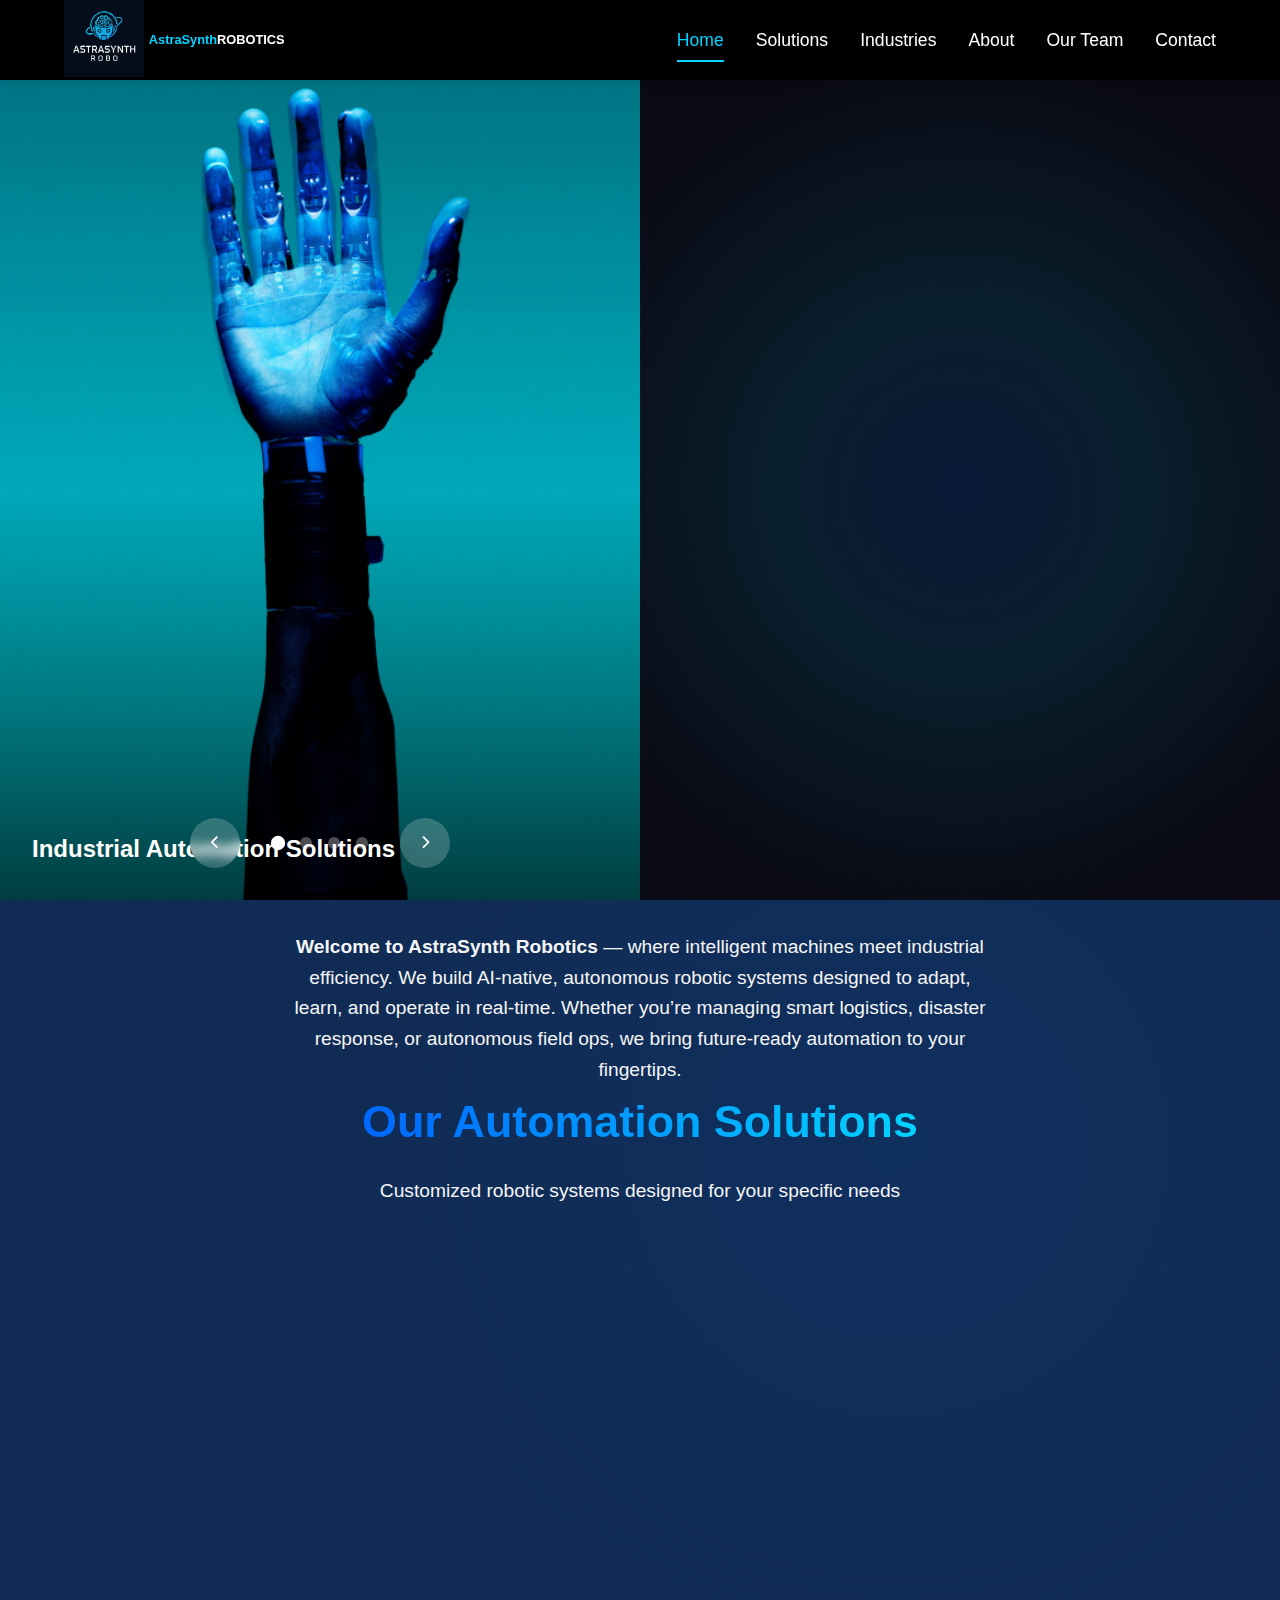
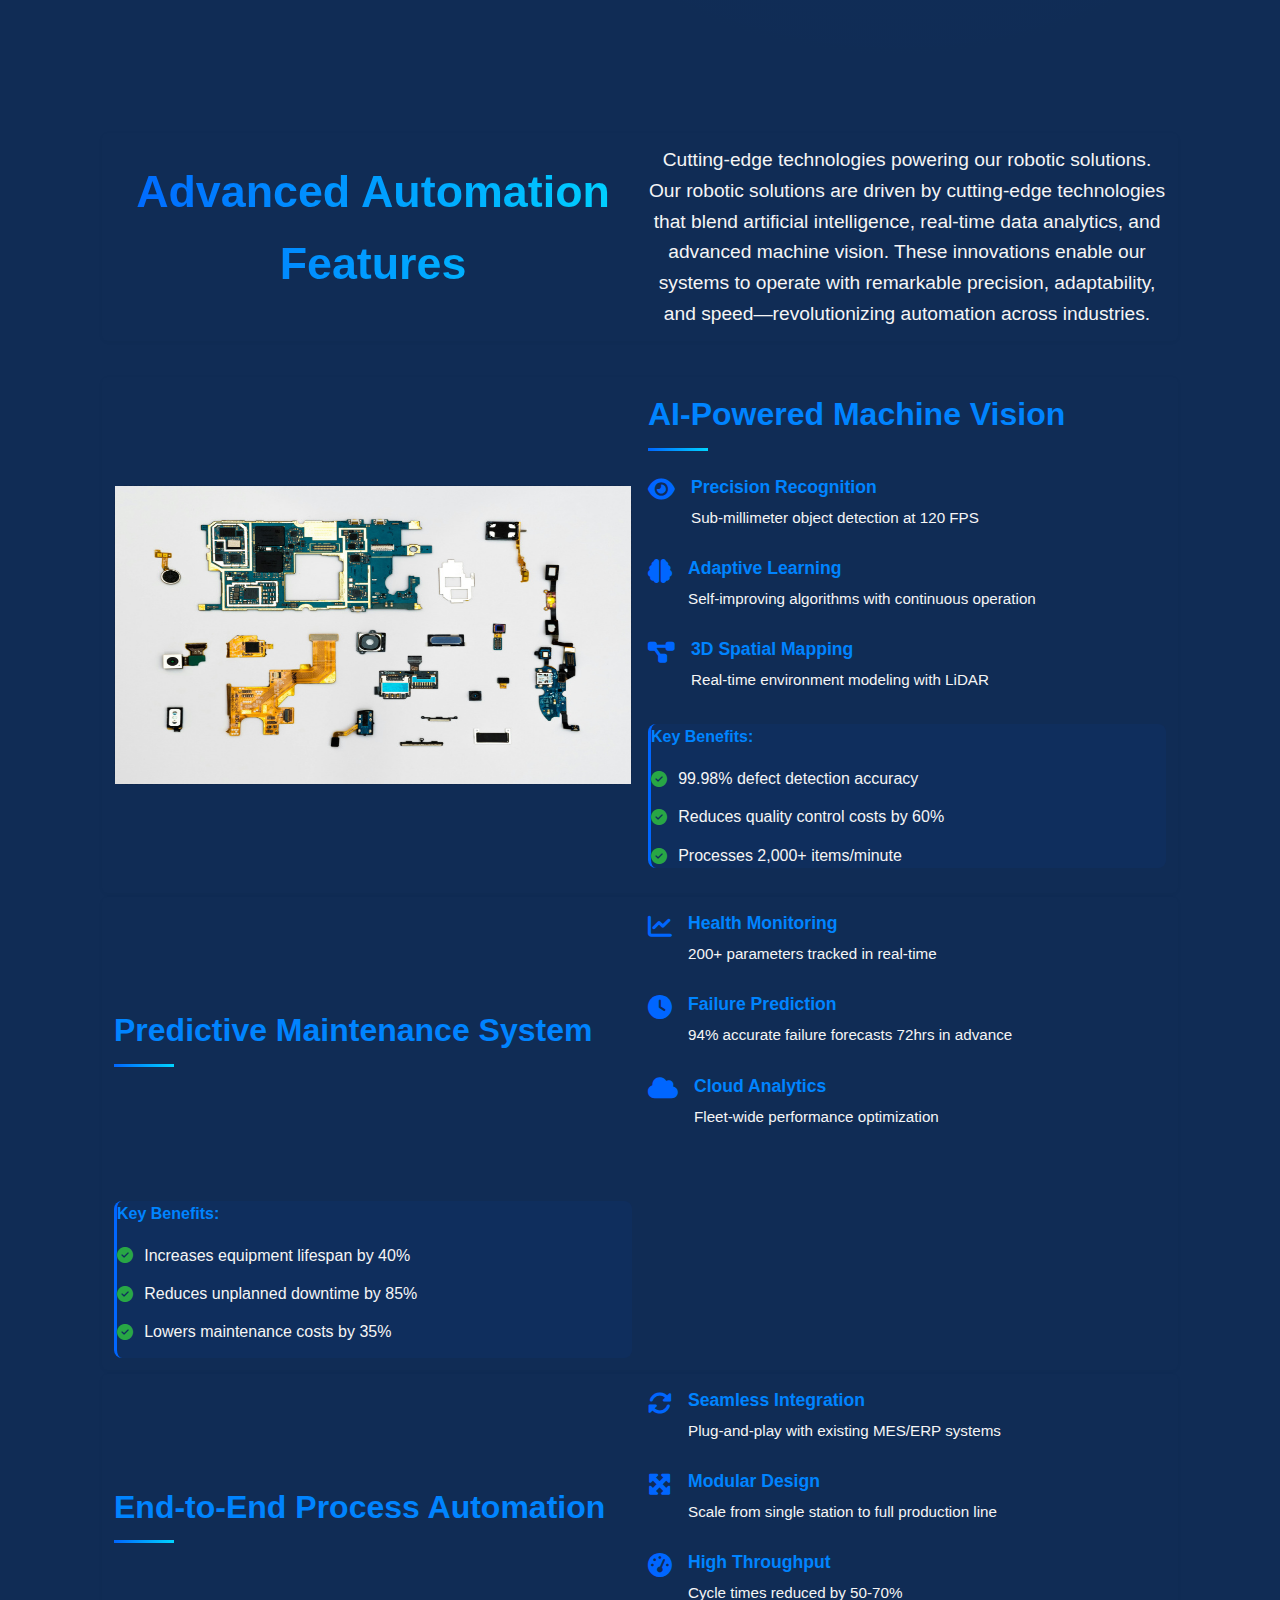
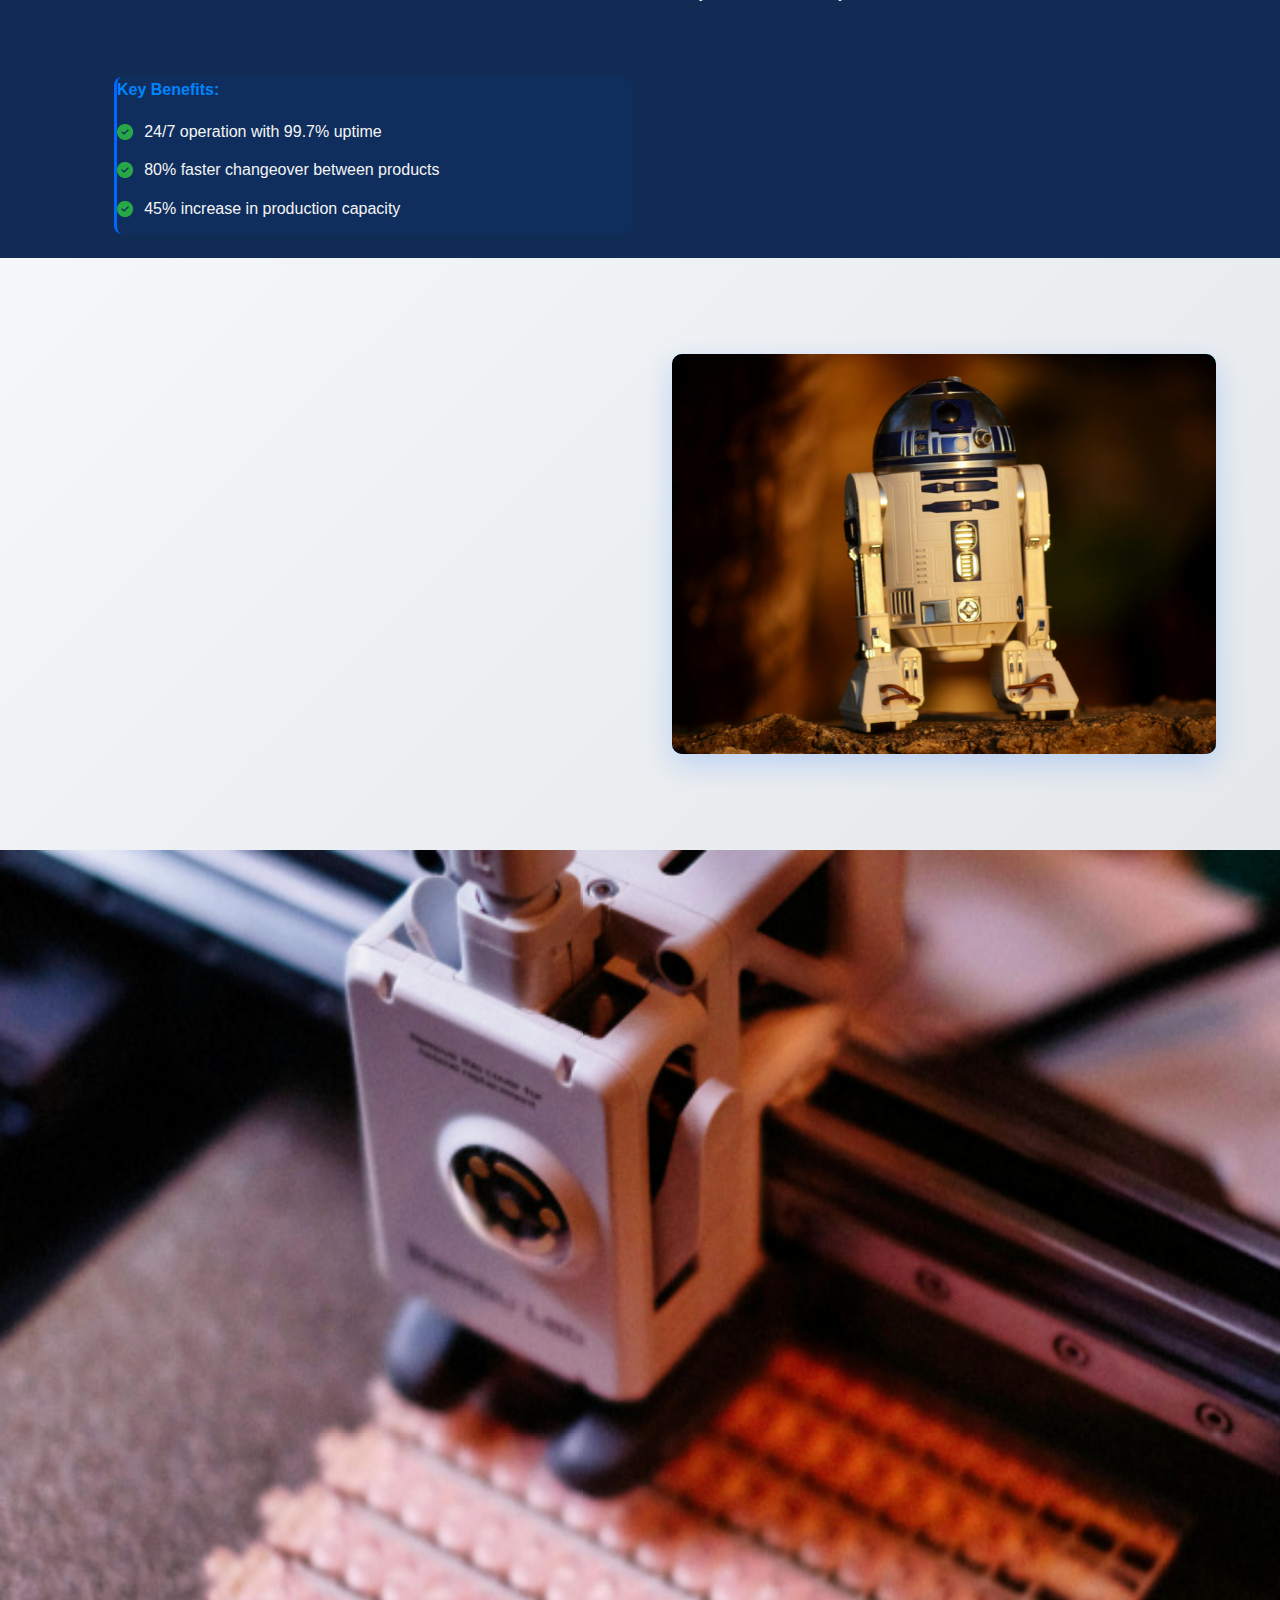
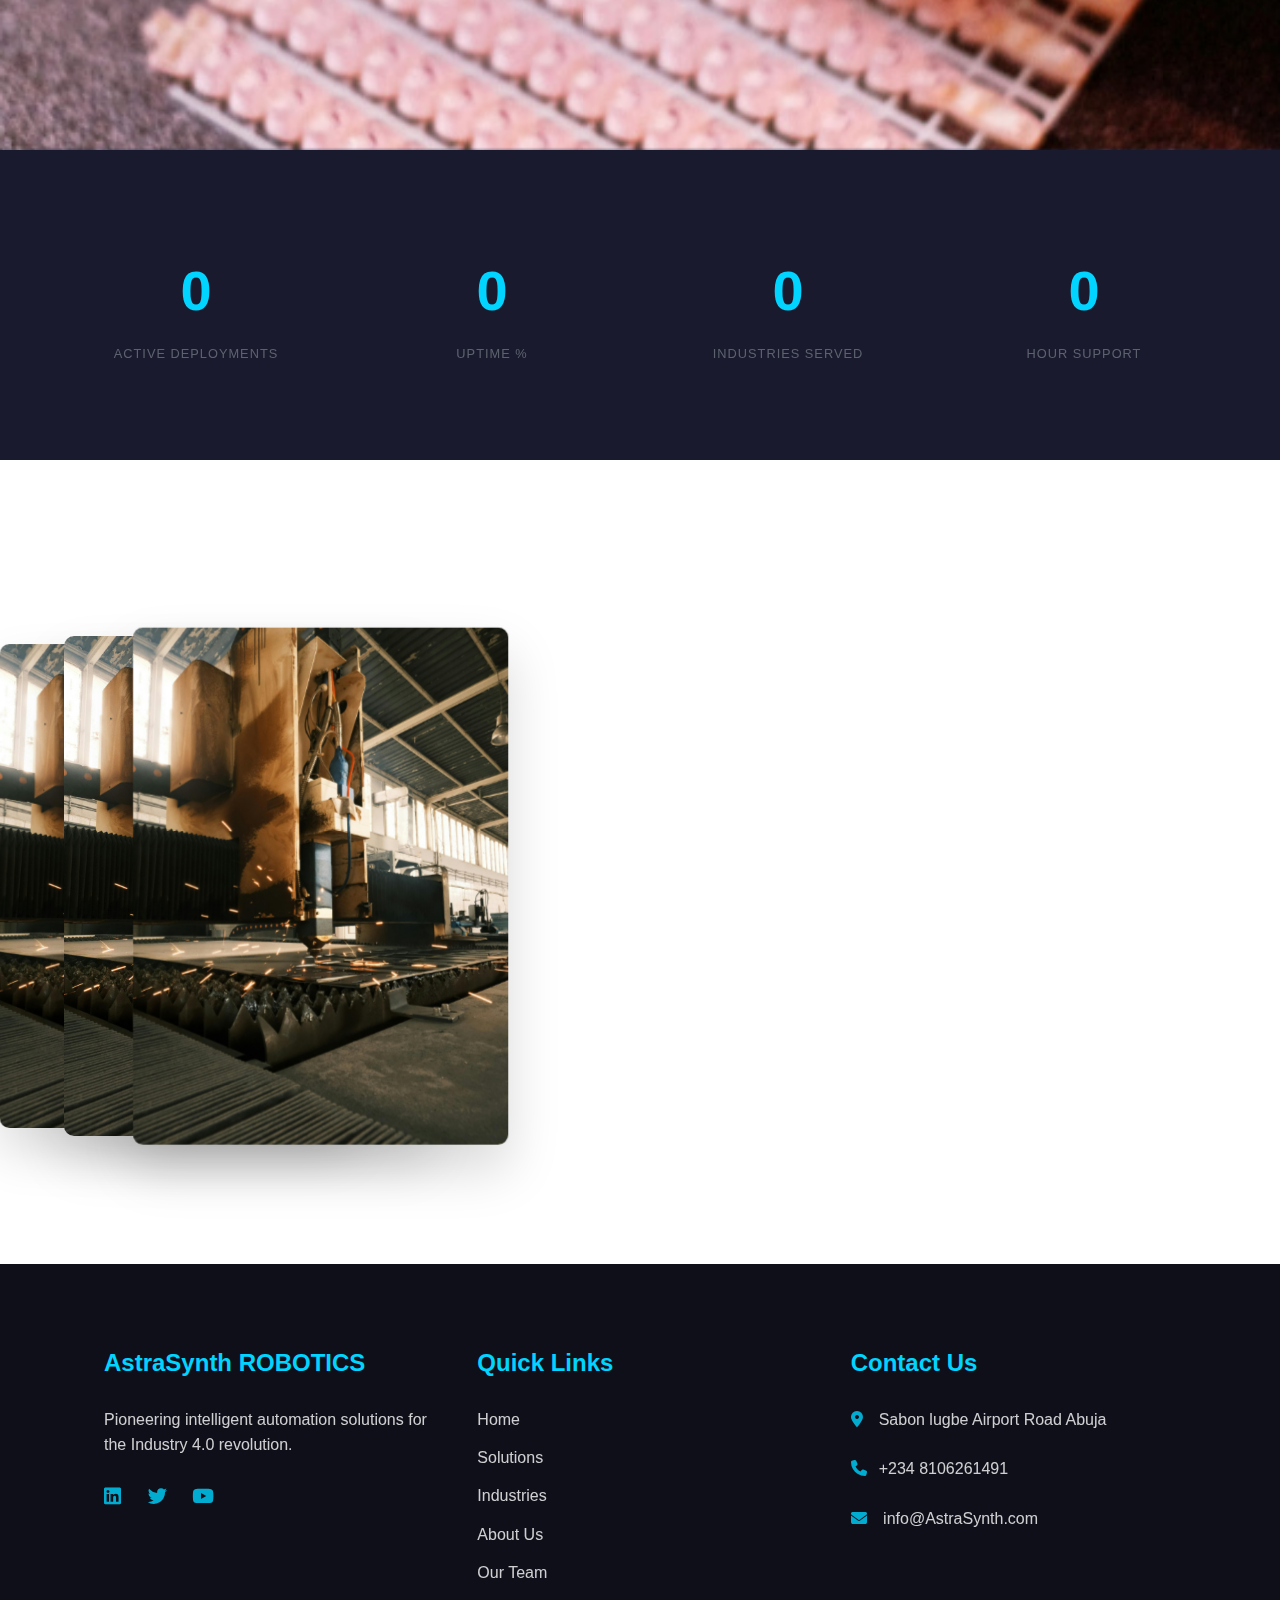
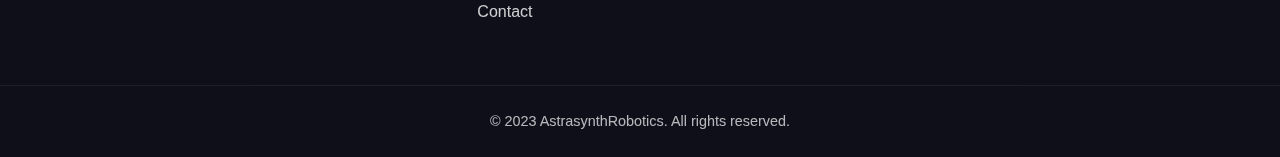
<file: index.html>
<!DOCTYPE html>
<html lang="en">
<head>
    <meta charset="UTF-8">
    <meta name="viewport" content="width=device-width, initial-scale=1.0">
    <title>Home | AstraSynth Robotics Automation</title>
    <link rel="stylesheet" href="https://cdnjs.cloudflare.com/ajax/libs/font-awesome/6.4.0/css/all.min.css">
    <link rel="stylesheet" href="styles.css">
</head>
<body>
    <!-- Header with Animated Navbar -->
    <header class="header">
        <nav class="navbar">
            <div class="logo">
                <a href="#"><img src="Img/Astralogo1.svg" alt="logo" width="80" height="80"></a>
                <span>AstraSynth</span>ROBOTICS
            </div>
            <div class="nav-links">
                <a href="index.html" class="active">Home</a>
                <a href="solutions.html">Solutions</a>
                <a href="industries.html">Industries</a>
                <a href="about.html">About</a>
                <a href="about.html#team">Our Team</a>
                <a href="about.html#contact">Contact</a>
            </div>
            <div class="hamburger">
                <i class="fas fa-bars"></i>
            </div>
        </nav>
    </header>

    <section id="home" class="hero">
    <div class="hero-container">
        <!-- Left Content Column -->
              <!-- Left Column - Image Gallery -->
        <div class="hero-gallery">
            <div class="gallery-container">
                <div class="gallery-slide active" style="background-image:  url('Img/Hand1.jpg')">
                    <div class="image-overlay"></div>
                    <div class="slide-caption">Industrial Automation Solutions</div>
                </div>
                <div class="gallery-slide" style="background-image:  url('Img/BoardRobo1.jpg')">
                    <div class="image-overlay"></div>
                    <div class="slide-caption">Warehouse Robotics</div>
                </div>
                <div class="gallery-slide" style="background-image:  url('Img/Skyrobo1.jpg')">
                    <div class="image-overlay"></div>
                    <div class="slide-caption">Precision Medical Robotics</div>
                </div>
                <div class="gallery-slide" style="background-image:  url('Img/ShortRobo1.jpg')">
                    <div class="image-overlay"></div>
                    <div class="slide-caption">AI-Powered Quality Control</div>
                </div>
            </div>
            
            <div class="gallery-controls">
                <button class="gallery-prev"><i class="fas fa-chevron-left"></i></button>
                <div class="gallery-pagination"></div>
                <button class="gallery-next"><i class="fas fa-chevron-right"></i></button>
            </div>
        </div>
        
        
        <!-- Right Visual Column -->
        <div class="hero-visual">
            <div class="visual-container">
                <!-- Animated gradient background -->
                <div class="gradient-background"></div>
                
                <!-- 3D Card Element -->
                <div class="floating-card">
                    <div class="card-content">
                        <div class="card-icon">
                            <i class="fas fa-robot"></i>
                        </div>
                        <h3>AstraSynth Robotics</h3>
                        <p>Autonomous Innovation for the Future</p>
                        <div class="tech-tags">
                            <span>AI-Powered</span>
                            <span>Edge Computing</span>
                            <span>Scalable</span>
                        </div>
                    </div>
                    <!--<div class="card-glow"></div>-->
                </div>
                
                <!-- Particle Animation -->
                <div class="particles">
                    <div class="particle"></div>
                    <div class="particle"></div>
                    <div class="particle"></div>
                    <!-- More particles added via JS -->
                </div>
            </div>
        </div>
    </div>
    
    <!-- Scrolling Indicator -->
    <div class="scroll-indicator">
        <!--<div class="mouse">
            <div class="wheel"></div>
        </div>-->
        <div class="arrow"></div>
    </div>
</section>

    <section id="solutions" class="solutions">
    <div class="section-header">
        <p><strong> Welcome to AstraSynth Robotics</strong> — where intelligent machines meet industrial efficiency.
             We build AI-native, autonomous robotic systems designed to adapt, learn, and operate in real-time.
              Whether you’re managing smart logistics, disaster response, or autonomous field ops, we bring future-ready automation to your fingertips.</p>
        <h2>Our Automation Solutions</h2>
        <p>Customized robotic systems designed for your specific needs</p>
    </div>
    
    <div class="solutions-container">
        <!-- Solution 1 -->
        <div class="solution-card">
            <div class="card-inner">
                <div class="card-front">
                    <div class="card-image" style="background-image: url('Img/IndustraAuto1.jpg')">
                        <div class="image-overlay"></div>
                    </div>
                    <div class="card-content">
                        <div class="card-icon">
                            <i class="fas fa-industry"></i>
                        </div>
                        <h3>Industrial Automation</h3>
                        <div class="card-excerpt">
                            <p>High-precision robotic arms for manufacturing with AI-powered quality control.</p>
                        </div>
                        <button class="card-button">Learn More</button>
                    </div>
                </div>
                <div class="card-back">
                    <div class="back-content">
                        <h3>Key Features</h3>
                        <ul>
                            <li><i class="fas fa-check-circle"></i> 24/7 operation</li>
                            <li><i class="fas fa-check-circle"></i> &lt;1mm precision</li>
                            <li><i class="fas fa-check-circle"></i> IoT integration</li>
                            <li><i class="fas fa-check-circle"></i> Predictive maintenance</li>
                        </ul>
                        <div class="tech-tags">
                            <span>AI Vision</span>
                            <span>Robotic Arms</span>
                            <span>PLC Control</span>
                        </div>
                    </div>
                </div>
            </div>
        </div>
        
        <!-- Solution 2 -->
        <div class="solution-card">
            <div class="card-inner">
                <div class="card-front">
                    <div class="card-image" style="background-image: url('Img/WareHRobo.jpg')">
                        <div class="image-overlay"></div>
                    </div>
                    <div class="card-content">
                        <div class="card-icon">
                            <i class="fas fa-warehouse"></i>
                        </div>
                        <h3>Warehouse Robotics</h3>
                        <div class="card-excerpt">
                            <p>Autonomous mobile robots for inventory management and logistics optimization.</p>
                        </div>
                        <button class="card-button">Learn More</button>
                    </div>
                </div>
                <div class="card-back">
                    <div class="back-content">
                        <h3>Key Features</h3>
                        <ul>
                            <li><i class="fas fa-check-circle"></i> 3D mapping</li>
                            <li><i class="fas fa-check-circle"></i> Fleet coordination</li>
                            <li><i class="fas fa-check-circle"></i> Predictive analytics</li>
                            <li><i class="fas fa-check-circle"></i> Collision avoidance</li>
                        </ul>
                        <div class="tech-tags">
                            <span>AMRs</span>
                            <span>LiDAR</span>
                            <span>Cloud Sync</span>
                        </div>
                    </div>
                </div>
            </div>
        </div>
        
       <!-- Solution 3 -->
        <div class="solution-card">
            <div class="card-inner">
                <div class="card-front">
                    <div class="card-image" style="background-image: url('Img/MedicalRobo1.jpg')">
                        <div class="image-overlay"></div>
                    </div>
                    <div class="card-content">
                        <div class="card-icon">
                            <i class="fas fa-medkit"></i>
                        </div>
                        <h3>Medical Robotics</h3>
                        <div class="card-excerpt">
                            <p>Sterile, precise robotic systems for surgery, rehabilitation, and patient care.</p>
                        </div>
                        <button class="card-button">Learn More</button>
                    </div>
                </div>
                <div class="card-back">
                    <div class="back-content">
                        <h3>Key Features</h3>
                        <ul>
                            <li><i class="fas fa-check-circle"></i> Sub-millimeter accuracy</li>
                            <li><i class="fas fa-check-circle"></i> Haptic feedback</li>
                            <li><i class="fas fa-check-circle"></i> FDA compliant</li>
                            <li><i class="fas fa-check-circle"></i> Sterile operation</li>
                        </ul>
                        <div class="tech-tags">
                            <span>Haptics</span>
                            <span>AI Guidance</span>
                            <span>5G Connected</span>
                        </div>
                    </div>
                </div>
            </div>
        </div>
    </div>
</section>

<!-- Detailed Features Section -->
<section id="features" class="feature-showcase">
    <div class="section-header">
        <h2>Advanced Automation Features</h2>
        <p>Cutting-edge technologies powering our robotic solutions. Our robotic solutions are driven by cutting-edge technologies that blend artificial intelligence, real-time data analytics, and advanced machine vision. These innovations enable our systems to operate with remarkable precision, adaptability, and speed—revolutionizing automation across industries.</p>
    </div>

    <!-- Feature 1 -->
    <!--<div class="feature-container">-->
        <div class="feature-visual">
              <!--<div class="gallery-slide active" style="background-image:  url('Img/Hand1.jpg')"></div>-->
            <div class="tech-diagram">
                <img src="Img/BoardRobo1.jpg" height="100%" width="100%">
                <!--<div class="diagram-base"></div>
                <div class="diagram-component cpu"></div>
                <div class="diagram-component sensor"></div>
                <div class="diagram-component arm"></div>
                <div class="diagram-connection"></div>
                <div class="diagram-pulse"></div>
            </div>-->
        </div>
        <div class="feature-content">
            <h3>AI-Powered Machine Vision</h3>
            <div class="feature-specs">
                <div class="spec-item">
                    <i class="fas fa-eye"></i>
                    <div>
                        <h4>Precision Recognition</h4>
                        <p>Sub-millimeter object detection at 120 FPS</p>
                    </div>
                </div>
                <div class="spec-item">
                    <i class="fas fa-brain"></i>
                    <div>
                        <h4>Adaptive Learning</h4>
                        <p>Self-improving algorithms with continuous operation</p>
                    </div>
                </div>
                <div class="spec-item">
                    <i class="fas fa-project-diagram"></i>
                    <div>
                        <h4>3D Spatial Mapping</h4>
                        <p>Real-time environment modeling with LiDAR</p>
                    </div>
                </div>
            </div>
            <div class="feature-benefits">
                <h4>Key Benefits:</h4>
                <ul>
                    <li><i class="fas fa-check-circle"></i> 99.98% defect detection accuracy</li>
                    <li><i class="fas fa-check-circle"></i> Reduces quality control costs by 60%</li>
                    <li><i class="fas fa-check-circle"></i> Processes 2,000+ items/minute</li>
                </ul>
            </div>
        </div>
    </div>

    <!-- Feature 2 -->
    <!--<div class="feature-container reverse">-->
        <!--<div class="feature-visual">
            <div class="data-visualization">
                <div class="data-node primary"></div>
                <div class="data-node secondary"></div>
                <div class="data-node tertiary"></div>
                <div class="data-line"></div>
                <div class="data-pulse"></div>
            </div>
        </div>-->
        <div class="feature-content">
            <h3>Predictive Maintenance System</h3>
            <div class="feature-specs">
                <div class="spec-item">
                    <i class="fas fa-chart-line"></i>
                    <div>
                        <h4>Health Monitoring</h4>
                        <p>200+ parameters tracked in real-time</p>
                    </div>
                </div>
                <div class="spec-item">
                    <i class="fas fa-clock"></i>
                    <div>
                        <h4>Failure Prediction</h4>
                        <p>94% accurate failure forecasts 72hrs in advance</p>
                    </div>
                </div>
                <div class="spec-item">
                    <i class="fas fa-cloud"></i>
                    <div>
                        <h4>Cloud Analytics</h4>
                        <p>Fleet-wide performance optimization</p>
                    </div>
                </div>
            </div>
            <div class="feature-benefits">
                <h4>Key Benefits:</h4>
                <ul>
                    <li><i class="fas fa-check-circle"></i> Increases equipment lifespan by 40%</li>
                    <li><i class="fas fa-check-circle"></i> Reduces unplanned downtime by 85%</li>
                    <li><i class="fas fa-check-circle"></i> Lowers maintenance costs by 35%</li>
                </ul>
            </div>
        </div>
    </div>

    <!-- Feature 3 -->
    <!--<div class="feature-container">-->
        <!--<div class="feature-visual">
            <div class="automation-flow">
                <div class="flow-step">
                    <div class="flow-icon"><i class="fas fa-box-open"></i></div>
                    <div class="flow-label">Input</div>
                </div>
                <div class="flow-arrow"></div>
                <div class="flow-step">
                    <div class="flow-icon"><i class="fas fa-cogs"></i></div>
                    <div class="flow-label">Process</div>
                </div>
                <div class="flow-arrow"></div>
                <div class="flow-step">
                    <div class="flow-icon"><i class="fas fa-robot"></i></div>
                    <div class="flow-label">Automate</div>
                </div>
                <div class="flow-arrow"></div>
                <div class="flow-step">
                    <div class="flow-icon"><i class="fas fa-check-circle"></i></div>
                    <div class="flow-label">Output</div>
                </div>
            </div>
        </div>-->
        <div class="feature-content">
            <h3>End-to-End Process Automation</h3>
            <div class="feature-specs">
                <div class="spec-item">
                    <i class="fas fa-sync-alt"></i>
                    <div>
                        <h4>Seamless Integration</h4>
                        <p>Plug-and-play with existing MES/ERP systems</p>
                    </div>
                </div>
                <div class="spec-item">
                    <i class="fas fa-expand-arrows-alt"></i>
                    <div>
                        <h4>Modular Design</h4>
                        <p>Scale from single station to full production line</p>
                    </div>
                </div>
                <div class="spec-item">
                    <i class="fas fa-tachometer-alt"></i>
                    <div>
                        <h4>High Throughput</h4>
                        <p>Cycle times reduced by 50-70%</p>
                    </div>
                </div>
            </div>
            <div class="feature-benefits">
                <h4>Key Benefits:</h4>
                <ul>
                    <li><i class="fas fa-check-circle"></i> 24/7 operation with 99.7% uptime</li>
                    <li><i class="fas fa-check-circle"></i> 80% faster changeover between products</li>
                    <li><i class="fas fa-check-circle"></i> 45% increase in production capacity</li>
                </ul>
            </div>
        </div>
    </div>
</section>


    <!-- Technology Showcase -->
    <section class="tech-showcase">
        <div class="tech-container">
            <div class="tech-info">
                <h2>Advanced Robotics Platform</h2>
                <p>Our proprietary AstraSynth provides a unified control system for all robotic applications with:</p>
                <ul>
                    <li><i class="fas fa-brain"></i> Machine learning integration</li>
                    <li><i class="fas fa-network-wired"></i> Edge computing capabilities</li>
                    <li><i class="fas fa-shield-alt"></i> Enterprise-grade security</li>
                    <li><i class="fas fa-expand"></i> Unlimited scalability</li>
                </ul>
                <button class="tech-button">Platform Details <i class="fas fa-arrow-circle-right"></i></button>
            </div>
            <div class="tech-visual">
                <div class="visualization"> <div class="parallax-layer top-layer" style="background-image: url('Img/ShortRobo1.jpg')"></div></div>
            </div>
        </div>
    </section>

    <!-- Add this after the tech-showcase section -->
<section class="parallax-showcase">
    <div class="parallax-layer top-layer" style="background-image: url('Img/PreciEng1.jpg')"></div>
    <div class="parallax-content">
        <h2>Precision Engineering</h2>
        <p>Our robotic systems achieve sub-millimeter accuracy through advanced computer vision and machine learning algorithms.</p>
    </div>
</section>

    <!-- Stats Section -->
    <section class="stats">
        <div class="stat-item">
            <div class="stat-number" data-count="150">0</div>
            <div class="stat-label">Active Deployments</div>
        </div>
        <div class="stat-item">
            <div class="stat-number" data-count="99.7">0</div>
            <div class="stat-label">Uptime %</div>
        </div>
        <div class="stat-item">
            <div class="stat-number" data-count="40">0</div>
            <div class="stat-label">Industries Served</div>
        </div>
        <div class="stat-item">
            <div class="stat-number" data-count="24">0</div>
            <div class="stat-label">Hour Support</div>
        </div>
    </section>
    <!-- Add this before the footer -->
<section class="image-stack-section">
    <div class="stack-container">
        <div class="image-stack">
            <div class="stack-item top-image" style="background-image: url('Img/ModulDe1.jpg')"></div>
            <div class="stack-item middle-image" style="background-image: url('Img/ModulDe1.jpg')"></div>
            <div class="stack-item bottom-image" style="background-image: url('Img/ModulDe1.jpg')"></div>
        </div>
        <div class="stack-content">
            <h2>Modular Design</h2>
            <p>Our systems feature interchangeable components that allow for easy upgrades and customization to meet evolving needs.</p>
            <button class="cta-button">Explore Modularity <i class="fas fa-arrow-right"></i></button>
                    </div>
                </div>
            </section>

    <!-- Footer -->
    <footer class="footer">
        <div class="footer-content">
            <div class="footer-section">
                <h3>AstraSynth ROBOTICS</h3>
                <p>Pioneering intelligent automation solutions for the Industry 4.0 revolution.</p>
                <div class="social-icons">
                    <a href="#"><i class="fab fa-linkedin"></i></a>
                    <a href="#"><i class="fab fa-twitter"></i></a>
                    <a href="#"><i class="fab fa-youtube"></i></a>
                </div>
            </div>
            <div class="footer-section">
                <h3>Quick Links</h3>
                <ul>
                    <li><a href="index.html">Home</a></li>
                    <li><a href="service.html">Solutions</a></li>
                    <li><a href="industries.html">Industries</a></li>
                    <li><a href="about.html">About Us</a></li>
                    <li><a href="about.html#team">Our Team</a></li>
                    <li><a href="about.html#contact">Contact</a></li>
                </ul>
            </div>
            <div class="footer-section">
                <h3>Contact Us</h3>
                <p><i class="fas fa-map-marker-alt"></i>Sabon lugbe Airport Road Abuja</p>
                <p><i class="fas fa-phone"></i>+234 8106261491</p>
                <p><i class="fas fa-envelope"></i> info@AstraSynth.com</p>
            </div>
        </div>
        <div class="footer-bottom">
            <p>&copy; 2023 AstrasynthRobotics. All rights reserved.</p>
        </div>
    </footer>

    <script src="script.js"></script>
</body>

</html>
</file>
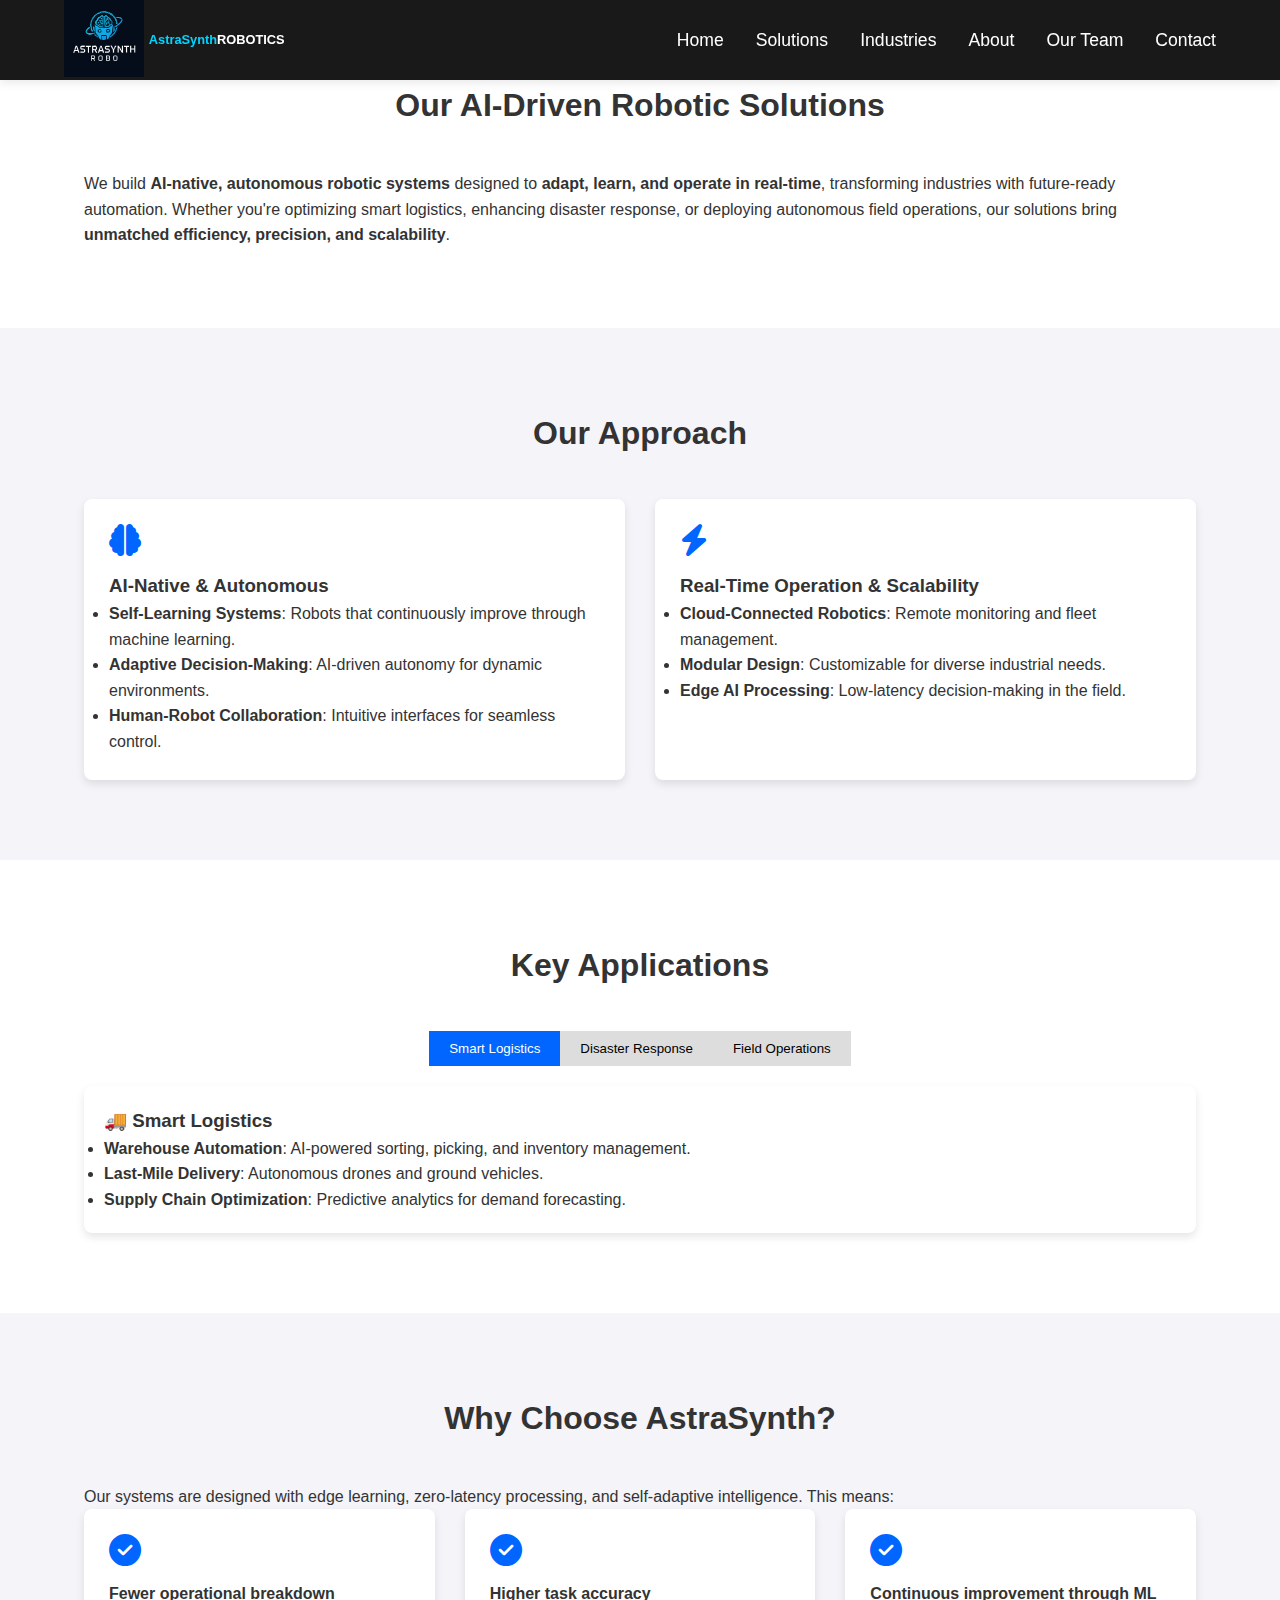
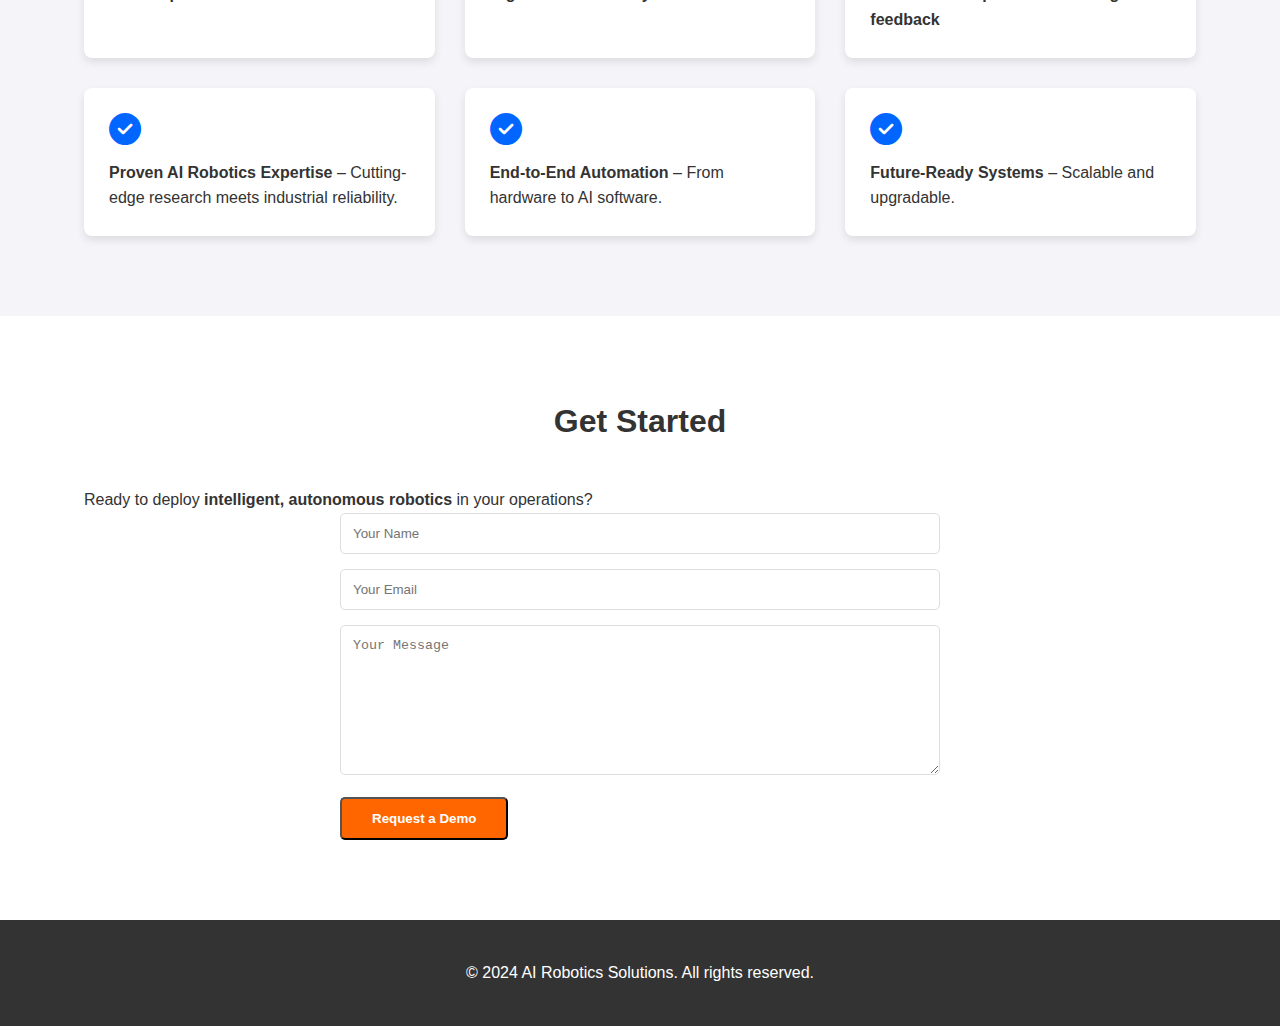
<file: solutions.html>
<!DOCTYPE html>
<html lang="en">
<head>
    <meta charset="UTF-8">
    <meta name="viewport" content="width=device-width, initial-scale=1.0">
    <title>Solutions | AstraSynth Robotics Automation</title>
    <link rel="stylesheet" href="https://cdnjs.cloudflare.com/ajax/libs/font-awesome/6.4.0/css/all.min.css">
    <link rel="stylesheet" href="styles.css">
    <link rel="stylesheet" href="solutions.css">
</head>
<body>
    <!-- Header with Animated Navbar -->
    <header class="header">
        <nav class="navbar">
            <div class="logo">
                 <a href="#"><img src="Img/Astralogo1.svg" alt="logo" width="80" height="80"></a>
                <span>AstraSynth</span>ROBOTICS
            </div>
            <div class="nav-links">
                <a href="index.html">Home</a>
                <a href="solutions.html">Solutions</a>
                <a href="industries.html">Industries</a>
                <a href="about.html">About</a>
                <a href="#team">Our Team</a>
                <a href="#contact">Contact</a>
            </div>
            <div class="hamburger">
                <i class="fas fa-bars"></i>
            </div>
        </nav>
    </header>
<body>
    <section>
        <!--<div class="container">
            <h1>Where Intelligent Machines Meet Industrial Efficiency</h1>
            <p>AI-native, autonomous robotic systems that adapt, learn, and operate in real-time.</p>
            <a href="#contact" class="cta-button">Get Started</a>
        </div>-->
    </section>

    <section id="overview" class="section-light">
        <div class="container">
            <h2>Our AI-Driven Robotic Solutions</h2>
            <p>We build <strong>AI-native, autonomous robotic systems</strong> designed to <strong>adapt, learn, and operate in real-time</strong>, transforming industries with future-ready automation. Whether you're optimizing smart logistics, enhancing disaster response, or deploying autonomous field operations, our solutions bring <strong>unmatched efficiency, precision, and scalability</strong>.</p>
        </div>
    </section>

    <section id="approach" class="section-dark">
        <div class="container">
            <h2>Our Approach</h2>
            <div class="features">
                <div class="feature">
                    <i class="fas fa-brain"></i>
                    <h3>AI-Native & Autonomous</h3>
                    <ul>
                        <li><strong>Self-Learning Systems</strong>: Robots that continuously improve through machine learning.</li>
                        <li><strong>Adaptive Decision-Making</strong>: AI-driven autonomy for dynamic environments.</li>
                        <li><strong>Human-Robot Collaboration</strong>: Intuitive interfaces for seamless control.</li>
                    </ul>
                </div>
                <div class="feature">
                    <i class="fas fa-bolt"></i>
                    <h3>Real-Time Operation & Scalability</h3>
                    <ul>
                        <li><strong>Cloud-Connected Robotics</strong>: Remote monitoring and fleet management.</li>
                        <li><strong>Modular Design</strong>: Customizable for diverse industrial needs.</li>
                        <li><strong>Edge AI Processing</strong>: Low-latency decision-making in the field.</li>
                    </ul>
                </div>
            </div>
        </div>
    </section>

    <section id="applications" class="section-light">
        <div class="container">
            <h2>Key Applications</h2>
            <div class="tabs">
                <button class="tab-button active" onclick="openTab('logistics')">Smart Logistics</button>
                <button class="tab-button" onclick="openTab('disaster')">Disaster Response</button>
                <button class="tab-button" onclick="openTab('field-ops')">Field Operations</button>
            </div>
            <div id="logistics" class="tab-content active">
                <h3>🚚 Smart Logistics</h3>
                <ul>
                    <li><strong>Warehouse Automation</strong>: AI-powered sorting, picking, and inventory management.</li>
                    <li><strong>Last-Mile Delivery</strong>: Autonomous drones and ground vehicles.</li>
                    <li><strong>Supply Chain Optimization</strong>: Predictive analytics for demand forecasting.</li>
                </ul>
            </div>
            <div id="disaster" class="tab-content">
                <h3>🆘 Disaster Response & Security</h3>
                <ul>
                    <li><strong>Search & Rescue Robots</strong>: Autonomous drones for hazardous environments.</li>
                    <li><strong>Real-Time Situational Awareness</strong>: AI-driven threat detection.</li>
                    <li><strong>Emergency Supply Delivery</strong>: Unmanned rapid deployment.</li>
                </ul>
            </div>
            <div id="field-ops" class="tab-content">
                <h3>⚙️ Autonomous Field Operations</h3>
                <ul>
                    <li><strong>Precision Farming</strong>: AI-guided robotic harvesters.</li>
                    <li><strong>Infrastructure Inspection</strong>: Drones for maintenance.</li>
                    <li><strong>Construction & Mining</strong>: Autonomous heavy machinery.</li>
                </ul>
            </div>
        </div>
    </section>

    <section id="why-us" class="section-dark">
        <div class="container">
            <h2>Why Choose AstraSynth?</h2>
            <p>Our systems are designed with edge learning, zero-latency processing, and self-adaptive intelligence. This means:</p>
            <div class="benefits">
                <div class="benefit">
                    <i class="fas fa-check-circle"></i>
                    <p><strong>Fewer operational breakdown</strong></p>
                </div>
                <div class="benefit">
                    <i class="fas fa-check-circle"></i>
                    <p><strong>Higher task accuracy</strong></p>
                </div>
                <div class="benefit">
                    <i class="fas fa-check-circle"></i>
                    <p><strong>Continuous improvement through ML feedback</strong></p>
                </div>
                <div class="benefit">
                    <i class="fas fa-check-circle"></i>
                    <p><strong>Proven AI Robotics Expertise</strong> – Cutting-edge research meets industrial reliability.</p>
                </div>
                <div class="benefit">
                    <i class="fas fa-check-circle"></i>
                    <p><strong>End-to-End Automation</strong> – From hardware to AI software.</p>
                </div>
                <div class="benefit">
                    <i class="fas fa-check-circle"></i>
                    <p><strong>Future-Ready Systems</strong> – Scalable and upgradable.</p>
                </div>
            </div>
        </div>
    </section>

    <section id="contact" class="section-light">
        <div class="container">
            <h2>Get Started</h2>
            <p>Ready to deploy <strong>intelligent, autonomous robotics</strong> in your operations?</p>
            <form id="contact-form">
                <input type="text" placeholder="Your Name" required>
                <input type="email" placeholder="Your Email" required>
                <textarea placeholder="Your Message" required></textarea>
                <button type="submit" class="cta-button">Request a Demo</button>
            </form>
        </div>
    </section>

    <footer>
        <div class="container">
            <p>&copy; 2024 AI Robotics Solutions. All rights reserved.</p>
        </div>
    </footer>

    <script src="solutions.js"></script>
    <script src="script.js"></script>
</body>

</html>
</file>
<file: styles.css>
/* Base Styles */
:root {
    --primary: #0066ff;
    --primary-dark: #0052cc;
    --secondary: #00d4ff;
    --dark: #1a1a2e;
    --light: #f8f9fa;
    --gray: #6c757d;
    --success: #28a745;
    --warning: #ffc107;
    --danger: #dc3545;
    --transition: all 0.3s ease;
}

* {
    margin: 0;
    padding: 0;
    box-sizing: border-box;
}

body {
    font-family: 'Segoe UI', Tahoma, Geneva, Verdana, sans-serif;
    color: #333;
    line-height: 1.6;
    overflow-x: hidden;
    background-color: #102c55;
}

/* Header & Navigation */
.header {
    position: fixed;
    top: 0;
    left: 0;
    width: 100%;
    z-index: 1000;
    transition: var(--transition);
    background-color: rgba(0, 0, 0, 0.9); /* Solid background */
    box-shadow: 0 2px 10px rgba(0, 0, 0, 0.1);
}

.navbar {
    display: flex;
    justify-content: space-between;
    align-items: center;
    padding: 1rem 5%; /* Reduced padding */
    height: 80px; /* Fixed height */
}

.navbar.scrolled {
    padding: 1rem 5%;
    background-color: rgba(0, 0, 0, 0.95);
    box-shadow: 0 5px 20px rgba(0, 0, 0, 0.1);
}

.logo {
    display: flex;
    align-items: center;
    font-size: 0.8rem;
    font-weight: 700;
    color: white;
    text-decoration: none;
}

.logo-icon {
    color: var(--primary);
    margin-right: 0.5rem;
    font-size: 2rem;
}

.logo span:last-child {
    color: var(--secondary);
    margin-left: 0.3rem;
}

.nav-links {
    display: flex;
    gap: 2rem;
}

.nav-links a {
    color: white;
    text-decoration: none;
    font-weight: 500;
    font-size: 1.1rem;
    transition: var(--transition);
    position: relative;
    padding: 0.5rem 0;
}

.nav-links a::after {
    content: '';
    position: absolute;
    bottom: 0;
    left: 0;
    width: 0;
    height: 2px;
    background-color: var(--secondary);
    transition: var(--transition);
}

.nav-links a:hover::after,
.nav-links a.active::after {
    width: 100%;
}

.nav-links a.active {
    color: var(--secondary);
}

.hamburger {
    display: none;
    color: white;
    font-size: 1.8rem;
    cursor: pointer;
}


/* Hero Section - Redesigned */
.hero {
    height: 100vh;
    width: 100%;
    overflow: hidden;
    position: relative;
    background-color: #0a0a14;
    padding-top: 80px; /* Matches navbar height */
    box-sizing: border-box; /* Includes padding in height calculation */
}


.hero-container {
    display: flex;
    height: 100%;
}

.hero-content {
    flex: 1;
    display: flex;
    align-items: center;
    padding: 0 5%;
    position: relative;
    z-index: 2;
}

.content-wrapper {
    max-width: 600px;
}

.tagline {
    color: var(--secondary);
    font-size: 1rem;
    font-weight: 600;
    letter-spacing: 3px;
    text-transform: uppercase;
    margin-bottom: 1.5rem;
    opacity: 0;
    animation: fadeInUp 0.8s ease 0.2s forwards;
}

.hero-title {
    margin-bottom: 2rem;
    line-height: 1.1;
}

.title-line {
    display: block;
    font-size: 4.5rem;
    font-weight: 800;
    color: white;
    margin-bottom: 0.5rem;
    opacity: 0;
    transform: translateY(30px);
}

.title-line:nth-child(1) {
    animation: fadeInUp 0.8s ease 0.4s forwards;
}
.title-line:nth-child(2) {
    animation: fadeInUp 0.8s ease 0.6s forwards;
}
.title-line:nth-child(3) {
    animation: fadeInUp 0.8s ease 0.8s forwards;
}

.hero-subtitle {
    font-size: 1.3rem;
    color: rgba(255, 255, 255, 0.8);
    margin-bottom: 3rem;
    line-height: 1.6;
    opacity: 0;
    animation: fadeInUp 0.8s ease 1s forwards;
}

.hero-buttons {
    display: flex;
    gap: 1.5rem;
    margin-bottom: 4rem;
    opacity: 0;
    animation: fadeInUp 0.8s ease 1.2s forwards;
}

.primary-button {
    position: relative;
    background: linear-gradient(45deg, var(--primary), var(--secondary));
    color: white;
    border: none;
    padding: 1rem 2rem;
    font-size: 1rem;
    font-weight: 600;
    border-radius: 50px;
    cursor: pointer;
    overflow: hidden;
    z-index: 1;
    transition: all 0.4s ease;
    display: inline-flex;
    align-items: center;
    box-shadow: 0 5px 20px rgba(0, 102, 255, 0.3);
}

.button-hover {
    position: absolute;
    width: 100%;
    height: 100%;
    background: linear-gradient(45deg, var(--primary-dark), var(--secondary));
    top: 0;
    left: -100%;
    z-index: -1;
    transition: all 0.4s ease;
    border-radius: 50px;
}

.primary-button:hover .button-hover {
    left: 0;
}

.primary-button:hover {
    transform: translateY(-3px);
    box-shadow: 0 8px 30px rgba(0, 102, 255, 0.4);
}

.secondary-button {
    background: transparent;
    color: white;
    border: 1px solid rgba(255, 255, 255, 0.2);
    padding: 1rem 2rem;
    font-size: 1rem;
    font-weight: 600;
    border-radius: 50px;
    cursor: pointer;
    transition: all 0.4s ease;
    display: inline-flex;
    align-items: center;
    gap: 0.5rem;
}

.secondary-button:hover {
    background: rgba(255, 255, 255, 0.05);
    border-color: rgba(255, 255, 255, 0.4);
    transform: translateY(-3px);
}

.secondary-button i {
    font-size: 0.8rem;
}

.hero-stats {
    display: flex;
    gap: 3rem;
    opacity: 0;
    animation: fadeInUp 0.8s ease 1.4s forwards;
}

.stat-item {
    text-align: center;
}

.stat-value {
    font-size: 2.5rem;
    font-weight: 700;
    color: var(--secondary);
    margin-bottom: 0.5rem;
}

.stat-label {
    font-size: 0.9rem;
    color: rgba(255, 255, 255, 0.6);
    text-transform: uppercase;
    letter-spacing: 1px;
}

/* Right Visual Column */
.hero-visual {
    flex: 1;
    position: relative;
    display: flex;
    align-items: center;
    justify-content: center;
    overflow: hidden;
}

.visual-container {
    width: 100%;
    height: 100%;
    position: relative;
    display: flex;
    align-items: center;
    justify-content: center;
}

.gradient-background {
    position: absolute;
    width: 120%;
    height: 120%;
    background: radial-gradient(circle at center, 
        rgba(0, 102, 255, 0.15) 0%, 
        rgba(0, 212, 255, 0.1) 30%, 
        transparent 70%);
    animation: rotateGradient 20s linear infinite;
    transform-origin: center;
}

.floating-card {
    width: 320px;
    height: 380px;
    background: rgba(255, 255, 255, 0.05);
    backdrop-filter: blur(10px);
    border-radius: 20px;
    border: 1px solid rgba(255, 255, 255, 0.1);
    box-shadow: 0 25px 50px rgba(0, 0, 0, 0.2);
    padding: 2rem;
    position: relative;
    z-index: 2;
    transform-style: preserve-3d;
    transform: perspective(1000px) rotateY(15deg) rotateX(10deg);
    transition: all 0.5s ease;
    opacity: 0;
    animation: fadeIn 1s ease 1.6s forwards;
}

.card-glow {
    position: absolute;
    width: 100%;
    height: 100%;
    top: 0;
    left: 0;
    background: radial-gradient(circle at center, 
        rgba(0, 102, 255, 0.3) 0%, 
        transparent 60%);
    border-radius: 20px;
    z-index: -1;
    animation: pulseGlow 4s ease infinite;
}

.card-content {
    height: 100%;
    display: flex;
    flex-direction: column;
}

.card-icon {
    width: 60px;
    height: 60px;
    background: linear-gradient(45deg, var(--primary), var(--secondary));
    color: white;
    border-radius: 50%;
    display: flex;
    align-items: center;
    justify-content: center;
    font-size: 1.5rem;
    margin-bottom: 1.5rem;
}

.floating-card h3 {
    color: white;
    font-size: 1.5rem;
    margin-bottom: 1rem;
}

.floating-card p {
    color: rgba(255, 255, 255, 0.7);
    margin-bottom: 1.5rem;
    line-height: 1.6;
}

.tech-tags {
    display: flex;
    flex-wrap: wrap;
    gap: 0.5rem;
    margin-top: auto;
}

.tech-tags span {
    background: rgba(0, 102, 255, 0.2);
    color: var(--secondary);
    padding: 0.4rem 0.8rem;
    border-radius: 50px;
    font-size: 0.8rem;
    font-weight: 600;
}

/* Particle Animation */
.particles {
    position: absolute;
    width: 100%;
    height: 100%;
    top: 0;
    left: 0;
    overflow: hidden;
    z-index: 1;
}

.particle {
    position: absolute;
    background: rgba(255, 255, 255, 0.1);
    border-radius: 50%;
    animation: floatParticle linear infinite;
}

/* Scroll Indicator */
.scroll-indicator {
    position: absolute;
    bottom: 2rem;
    left: 50%;
    transform: translateX(-50%);
    z-index: 10;
    opacity: 0;
    animation: fadeIn 1s ease 2s forwards;
}

.mouse {
    width: 30px;
    height: 50px;
    border: 2px solid rgba(255, 255, 255, 0.4);
    border-radius: 15px;
    display: flex;
    justify-content: center;
    margin: 0 auto 5px;
}

.wheel {
    width: 6px;
    height: 10px;
    background: rgba(255, 255, 255, 0.8);
    border-radius: 3px;
    margin-top: 5px;
    animation: scrollWheel 2s ease infinite;
}

.arrow {
    width: 15px;
    height: 15px;
    border-right: 2px solid rgba(255, 255, 255, 0.8);
    border-bottom: 2px solid rgba(255, 255, 255, 0.8);
    transform: rotate(45deg);
    margin: 0 auto;
    animation: scrollArrow 2s ease infinite;
}

/* Animations */
@keyframes fadeInUp {
    from {
        opacity: 0;
        transform: translateY(30px);
    }
    to {
        opacity: 1;
        transform: translateY(0);
    }
}

@keyframes fadeIn {
    from { opacity: 0; }
    to { opacity: 1; }
}

@keyframes rotateGradient {
    from { transform: rotate(0deg); }
    to { transform: rotate(360deg); }
}

@keyframes pulseGlow {
    0% { opacity: 0.6; }
    50% { opacity: 1; }
    100% { opacity: 0.6; }
}

@keyframes floatParticle {
    0% {
        transform: translateY(0) translateX(0);
        opacity: 0;
    }
    10% {
        opacity: 1;
    }
    90% {
        opacity: 1;
    }
    100% {
        transform: translateY(-100vh) translateX(20px);
        opacity: 0;
    }
}

@keyframes scrollWheel {
    0% { transform: translateY(0); opacity: 1; }
    50% { transform: translateY(10px); opacity: 0.5; }
    100% { transform: translateY(0); opacity: 1; }
}

@keyframes scrollArrow {
    0% { transform: rotate(45deg) translateY(0); opacity: 1; }
    50% { transform: rotate(45deg) translateY(5px); opacity: 0.5; }
    100% { transform: rotate(45deg) translateY(0); opacity: 1; }
}

/* Responsive Design */
@media (max-width: 1200px) {
    .title-line {
        font-size: 3.5rem;
    }
}

@media (max-width: 992px) {
    .hero-container {
        flex-direction: column;
    }
    
    .hero-content {
        padding: 5rem 5% 3rem;
        justify-content: center;
        text-align: center;
    }
    
    .hero-visual {
        padding-bottom: 5rem;
    }
    
    .hero-buttons {
        justify-content: center;
    }
    
    .hero-stats {
        justify-content: center;
    }
    
    .floating-card {
        transform: perspective(1000px) rotateY(0) rotateX(0);
    }
}

@media (max-width: 576px) {
    .title-line {
        font-size: 2.5rem;
    }
    
    .hero-subtitle {
        font-size: 1.1rem;
    }
    
    .hero-buttons {
        flex-direction: column;
        gap: 1rem;
    }
    
    .primary-button, .secondary-button {
        width: 100%;
        justify-content: center;
    }
    
    .hero-stats {
        flex-direction: column;
        gap: 1.5rem;
    }
    
    .floating-card {
        width: 280px;
        height: 340px;
    }
}

/* Solutions Section - Enhanced */
.solutions {
    padding: 2rem 5%;
    overflow: hidden;background-color: radial-gradient(circle at center, 
        rgba(0, 102, 255, 0.15) 0%, 
        rgba(0, 212, 255, 0.1) 30%, 
        transparent 70%);
    position: relative;
    overflow: hidden;
}

.solutions::before {
    content: '';
    position: absolute;
    top: 0;
    left: 0;
    width: 100%;
    height: 100%;
    background: radial-gradient(circle at 70% 30%, rgba(0, 102, 255, 0.05) 0%, transparent 50%);
    z-index: 0;
}

.section-header {
    text-align: center;
    margin-bottom: 2rem;
    position: relative;
    z-index: 1;
}

.section-header h2 {
    font-size: 2.8rem;
    color: var(--dark);
    margin-bottom: 1.2rem;
    background: linear-gradient(90deg, var(--primary), var(--secondary));
    -webkit-background-clip: text;
    background-clip: text;
    color: transparent;
    display: inline-block;
}

.section-header p {
    color: whitesmoke;
    font-size: 1.2rem;
    max-width: 700px;
    margin: 0 auto;
}

.solutions-container {
    display: grid;
    grid-template-columns: repeat(auto-fit, minmax(300px, 1fr));
    gap: 2rem;
    max-width: 1200px;
    margin: 0 auto;
    position: relative;
    z-index: 1;
}

.solution-card {
    perspective: 1000px;
    height: 450px;
    transform-style: preserve-3d;
    transition: transform 0.6s ease, box-shadow 0.3s ease;
}

.card-inner {
    position: relative;
    width: 100%;
    height: 100%;
    transform-style: preserve-3d;
    transition: transform 0.6s ease;
}

.solution-card:hover .card-inner {
    transform: rotateY(180deg);
}

.card-front, .card-back {
    position: absolute;
    width: 100%;
    height: 100%;
    backface-visibility: hidden;
    border-radius: 12px;
    overflow: hidden;
    box-shadow: 0 15px 35px rgba(0, 0, 0, 0.1);
     overflow: hidden;background: radial-gradient(circle at center, 
        rgba(0, 102, 255, 0.15) 0%, 
        rgba(0, 212, 255, 0.1) 30%, 
        transparent 70%);
}

.card-back {
    transform: rotateY(180deg);
    display: flex;
    align-items: center;
    justify-content: center;
    padding: 2rem;
}

.card-image {
    height: 200px;
    background-size: cover;
    background-position: center;
    position: relative;
    transition: all 0.5s ease;
}

.solution-card:hover .card-image {
    transform: scale(1.05);
}

.image-overlay {
    position: absolute;
    top: 0;
    left: 0;
    width: 100%;
    height: 100%;
    background: linear-gradient(to bottom, rgba(0, 0, 0, 0.1), rgba(0, 0, 0, 0.7));
}

.card-content {
    padding: 1.5rem;
    position: relative;
}

.card-icon {
    width: 60px;
    height: 60px;
    background: linear-gradient(45deg, var(--primary), var(--secondary));
    color: white;
    border-radius: 50%;
    display: flex;
    align-items: center;
    justify-content: center;
    font-size: 1.8rem;
    margin-top: -40px;
    margin-bottom: 1.5rem;
    position: relative;
    z-index: 2;
    box-shadow: 0 5px 15px rgba(0, 102, 255, 0.3);
}

.card-content h3 {
    font-size: 1.5rem;
    margin-bottom: 1rem;
    color: rgb(0, 153, 255);
    align-content: center;
}

.card-excerpt p {
    color: whitesmoke;
    margin-bottom: 1.5rem;
    line-height: 1.6;
}

.card-button {
    background: transparent;
    color: var(--primary);
    border: 1px solid var(--primary);
    padding: 0.6rem 1.2rem;
    border-radius: 50px;
    font-weight: 600;
    cursor: pointer;
    transition: all 0.3s ease;
    display: inline-flex;
    align-items: center;
    gap: 0.5rem;
}

.card-button:hover {
    background: linear-gradient(45deg, var(--primary), var(--secondary));
    color: white;
    transform: translateY(-3px);
    box-shadow: 0 5px 15px rgba(0, 102, 255, 0.2);
}

.back-content {
    width: 100%;
}

.back-content h3 {
    font-size: 1.5rem;
    margin-bottom: 1.5rem;
    color: var(--primary);
    text-align: center;
}

.back-content ul {
    list-style: none;
    margin-bottom: 2rem;
}

.back-content li {
    margin-bottom: 0.8rem;
    display: flex;
    align-items: center;
    gap: 0.7rem;
    color: whitesmoke;
}

.back-content i {
    color: var(--success);
    font-size: 1.1rem;
}

.tech-tags {
    display: flex;
    flex-wrap: wrap;
    gap: 0.5rem;
    justify-content: center;
}

.tech-tags span {
    background: rgba(0, 102, 255, 0.1);
    color: var(--primary);
    padding: 0.3rem 0.8rem;
    border-radius: 50px;
    font-size: 0.8rem;
    font-weight: 600;
}

/* Animation Classes */
.solution-card {
    opacity: 0;
    transform: translateY(50px);
    transition: all 0.6s ease;
}

.solution-card.animate-in {
    opacity: 1;
    transform: translateY(0);
}

/* Staggered Animation */
.solution-card:nth-child(1) { transition-delay: 0.1s; }
.solution-card:nth-child(2) { transition-delay: 0.3s; }
.solution-card:nth-child(3) { transition-delay: 0.5s; }

/* Responsive Adjustments */
@media (max-width: 768px) {
    .solutions-container {
        grid-template-columns: 1fr;
        max-width: 500px;
    }
    
    .solution-card {
        height: auto;
        min-height: 400px;
    }
    
    .card-inner {
        transform: none !important;
    }
    
    .card-front, .card-back {
        position: relative;
        height: auto;
        transform: none !important;
    }
    
    .solution-card:hover .card-image {
        transform: none;
    }
}
/* Technology Showcase */
.tech-showcase {
    padding: 6rem 5%;
    background: linear-gradient(135deg, #f5f7fa 0%, #e4e8eb 100%);
}

.tech-container {
    display: flex;
    align-items: center;
    max-width: 1200px;
    margin: 0 auto;
    gap: 4rem;
}

.tech-info {
    flex: 1;
}

.tech-info h2 {
    font-size: 2.2rem;
    color: var(--dark);
    margin-bottom: 1.5rem;
}

.tech-info p {
    color: var(--gray);
    margin-bottom: 2rem;
    font-size: 1.1rem;
}

.tech-info ul {
    list-style: none;
    margin-bottom: 2rem;
}

.tech-info li {
    margin-bottom: 1rem;
    display: flex;
    align-items: center;
    gap: 0.7rem;
    color: var(--dark);
}

.tech-info i {
    color: var(--primary);
    font-size: 1.2rem;
}

.tech-button {
    background-color: var(--primary);
    color: white;
    border: none;
    padding: 0.8rem 1.8rem;
    font-size: 1rem;
    font-weight: 600;
    border-radius: 5px;
    cursor: pointer;
    transition: var(--transition);
    display: inline-flex;
    align-items: center;
    gap: 0.5rem;
}

.tech-button:hover {
    background-color: var(--primary-dark);
    transform: translateY(-3px);
}

.tech-button i {
    transition: var(--transition);
}

.tech-button:hover i {
    transform: translateX(5px);
}

.tech-visual {
    flex: 1;
    height: 400px;
    position: relative;
}

.visualization {
    width: 100%;
    height: 100%;
    background: linear-gradient(45deg, var(--primary), var(--secondary));
    border-radius: 10px;
    box-shadow: 0 10px 30px rgba(0, 102, 255, 0.2);
    position: relative;
    overflow: hidden;
}

.visualization::before {
    content: '';
    position: absolute;
    top: -50%;
    left: -50%;
    width: 200%;
    height: 200%;
    background: radial-gradient(circle, rgba(255,255,255,0.1) 0%, rgba(255,255,255,0) 70%);
    animation: rotate 15s linear infinite;
}

/* Stats Section */
.stats {
    display: grid;
    grid-template-columns: repeat(auto-fit, minmax(200px, 1fr));
    gap: 2rem;
    padding: 4rem 5%;
    background-color: var(--dark);
    color: white;
    text-align: center;
}

.stat-item {
    padding: 2rem;
}

.stat-number {
    font-size: 3.5rem;
    font-weight: 700;
    margin-bottom: 0.5rem;
    color: var(--secondary);
}

.stat-label {
    font-size: 1.1rem;
    opacity: 0.8;
}

/* Footer */
.footer {
    background-color: #0f0f1a;
    color: white;
    padding-top: 5rem;
}

.footer-content {
    display: grid;
    grid-template-columns: repeat(auto-fit, minmax(250px, 1fr));
    gap: 3rem;
    padding: 0 5% 3rem;
    max-width: 1200px;
    margin: 0 auto;
}

.footer-section h3 {
    font-size: 1.5rem;
    margin-bottom: 1.5rem;
    color: var(--secondary);
}

.footer-section p {
    margin-bottom: 1.5rem;
    opacity: 0.8;
}

.social-icons {
    display: flex;
    gap: 1rem;
}

.social-icons a {
    color: white;
    font-size: 1.2rem;
    transition: var(--transition);
}

.social-icons a:hover {
    color: var(--secondary);
    transform: translateY(-3px);
}

.footer-section ul {
    list-style: none;
}

.footer-section li {
    margin-bottom: 0.8rem;
}

.footer-section a {
    color: white;
    text-decoration: none;
    opacity: 0.8;
    transition: var(--transition);
}

.footer-section a:hover {
    opacity: 1;
    color: var(--secondary);
    padding-left: 5px;
}

.footer-section i {
    margin-right: 0.5rem;
    color: var(--secondary);
    width: 20px;
}

.footer-bottom {
    text-align: center;
    padding: 1.5rem;
    border-top: 1px solid rgba(255, 255, 255, 0.1);
    opacity: 0.7;
    font-size: 0.9rem;
}

/* Animations */
@keyframes fadeInUp {
    from {
        opacity: 0;
        transform: translateY(20px);
    }
    to {
        opacity: 1;
        transform: translateY(0);
    }
}

@keyframes rotate {
    from {
        transform: rotate(0deg);
    }
    to {
        transform: rotate(360deg);
    }
}

/* Responsive Design */
@media (max-width: 992px) {
    .tech-container {
        flex-direction: column;
        gap: 2rem;
    }
    
    .tech-visual {
        width: 100%;
    }
}

@media (max-width: 768px) {
    .hero-title {
        font-size: 2.8rem;
    }
    
    .hero-subtitle {
        font-size: 1.2rem;
    }
    
    .nav-links {
        position: fixed;
        top: 80px;
        left: -100%;
        width: 100%;
        height: calc(100vh - 80px);
        background-color: rgba(0, 0, 0, 0.95);
        flex-direction: column;
        align-items: center;
        justify-content: center;
        gap: 2rem;
        transition: var(--transition);
    }
    
    .nav-links.active {
        left: 0;
    }
    
    .hamburger {
        display: block;
    }
}

@media (max-width: 576px) {
    .hero-title {
        font-size: 2.2rem;
    }
    
    .section-header h2 {
        font-size: 2rem;
    }
    
    .tech-info h2 {
        font-size: 1.8rem;
    }
}

/* Parallax Showcase */
.parallax-showcase {
    height: 100vh;
    position: relative;
    overflow: hidden;
    display: flex;
    align-items: center;
    justify-content: center;
    color: white;
    text-align: center;
}

.parallax-layer {
    position: absolute;
    top: 0;
    left: 0;
    width: 100%;
    height: 100%;
    background-size: cover;
    background-position: center;
    will-change: transform;
}

.base-layer {
    transform: translateZ(-2px) scale(3);
    z-index: 1;
    filter: brightness(0.4);
}

.mid-layer {
    transform: translateZ(-1px) scale(2);
    z-index: 2;
    filter: brightness(0.6);
}

.top-layer {
    z-index: 3;
}

.parallax-content {
    position: relative;
    z-index: 4;
    max-width: 800px;
    padding: 0 2rem;
    transform: translateY(50px);
    opacity: 0;
    transition: all 1s ease;
}

.parallax-content h2 {
    font-size: 3rem;
    margin-bottom: 1.5rem;
    text-shadow: 0 2px 10px rgba(0, 0, 0, 0.5);
}

.parallax-content p {
    font-size: 1.2rem;
    opacity: 0.9;
    text-shadow: 0 2px 5px rgba(0, 0, 0, 0.5);
}

/* Image Stack Section */
.image-stack-section {
    padding: 8rem 5%;
    background-color: white;
}

.stack-container {
    display: flex;
    align-items: center;
    max-width: 1200px;
    margin: 0 auto;
    gap: 4rem;
}

.image-stack {
    flex: 1;
    position: relative;
    height: 500px;
    perspective: 1500px;
}

.stack-item {
    position: absolute;
    width: 100%;
    height: 100%;
    background-size: cover;
    background-position: center;
    border-radius: 10px;
    box-shadow: 0 25px 50px rgba(0, 0, 0, 0.15);
    transform-style: preserve-3d;
    will-change: transform;
    transition: transform 0.5s ease;
}

.bottom-image {
    transform: translateX(-20%) translateZ(-50px);
    z-index: 1;
}

.middle-image {
    transform: translateX(0%) translateZ(0px);
    z-index: 2;
}

.top-image {
    transform: translateX(20%) translateZ(50px);
    z-index: 3;
}

.stack-content {
    flex: 2;
}

.stack-content h2 {
    font-size: 2.5rem;
    color: var(--dark);
    margin-bottom: 1.5rem;
}

.stack-content p {
    color: var(--gray);
    margin-bottom: 2rem;
    font-size: 1.1rem;
    line-height: 1.8;
}

/* Animation Classes */
.animate-in {
    transform: translateY(0) !important;
    opacity: 1 !important;
}

.stack-animate .bottom-image {
    transform: translateX(-10%) translateZ(-25px);
}

.stack-animate .top-image {
    transform: translateX(10%) translateZ(25px);
}

/* Hero Gallery Styles */
.hero {
    height: 100vh;
    width: 100%;
    overflow: hidden;
    position: relative;
    background-color: #0a0a14;
}

.hero-container {
    display: flex;
    height: 100%;
}

.hero-gallery {
    flex: 1;
    position: relative;
    overflow: hidden;
}

.gallery-container {
    position: relative;
    width: 100%;
    height: 100%;
}

.gallery-slide {
    position: absolute;
    top: 0;
    left: 0;
    width: 100%;
    height: 100%;
    background-size: cover;
    background-position: center;
    opacity: 0;
    transition: opacity 1.5s ease-in-out;
    display: flex;
    align-items: flex-end;
}

.gallery-slide.active {
    opacity: 1;
}

.image-overlay {
    position: absolute;
    top: 0;
    left: 0;
    width: 100%;
    height: 100%;
    background: linear-gradient(to top, rgba(0, 0, 0, 0.7) 0%, transparent 50%);
}

.slide-caption {
    position: relative;
    z-index: 2;
    color: white;
    font-size: 1.5rem;
    font-weight: 600;
    padding: 2rem;
    width: 100%;
    opacity: 0;
    transform: translateY(20px);
    transition: all 0.8s ease;
}
.herop{
    color: #3206f7;
    text-align: justify;
}

.gallery-slide.active .slide-caption {
    opacity: 1;
    transform: translateY(0);
    transition-delay: 0.5s;
}

.gallery-controls {
    position: absolute;
    bottom: 2rem;
    left: 0;
    width: 100%;
    display: flex;
    justify-content: center;
    align-items: center;
    gap: 2rem;
    z-index: 10;
}

.gallery-prev, .gallery-next {
    background: rgba(255, 255, 255, 0.2);
    color: white;
    border: none;
    width: 50px;
    height: 50px;
    border-radius: 50%;
    display: flex;
    align-items: center;
    justify-content: center;
    cursor: pointer;
    transition: all 0.3s ease;
    backdrop-filter: blur(5px);
}

.gallery-prev:hover, .gallery-next:hover {
    background: rgba(255, 255, 255, 0.3);
    transform: scale(1.1);
}

.gallery-pagination {
    display: flex;
    gap: 1rem;
}

.gallery-pagination .page-indicator {
    width: 12px;
    height: 12px;
    border-radius: 50%;
    background: rgba(255, 255, 255, 0.3);
    cursor: pointer;
    transition: all 0.3s ease;
}

.gallery-pagination .page-indicator.active {
    background: white;
    transform: scale(1.2);
}

/* Hero Content Styles (Right Side) */
.hero-content {
    flex: 1;
    display: flex;
    align-items: center;
    padding: 0 5%;
    position: relative;
    z-index: 2;
    background: rgba(10, 10, 20, 0.8);
    backdrop-filter: blur(5px);
}

.content-wrapper {
    max-width: 600px;
}

.tagline {
    color: var(--secondary);
    font-size: 1rem;
    font-weight: 600;
    letter-spacing: 3px;
    text-transform: uppercase;
    margin-bottom: 1.5rem;
    opacity: 0;
    animation: fadeInUp 0.8s ease 0.2s forwards;
}

.hero-title {
    margin-bottom: 2rem;
    line-height: 1.1;
}

.title-line {
    display: block;
    font-size: 4rem;
    font-weight: 800;
    color: white;
    margin-bottom: 0.5rem;
    opacity: 0;
    transform: translateY(30px);
}

.title-line:nth-child(1) {
    animation: fadeInUp 0.8s ease 0.4s forwards;
}
.title-line:nth-child(2) {
    animation: fadeInUp 0.8s ease 0.6s forwards;
}
.title-line:nth-child(3) {
    animation: fadeInUp 0.8s ease 0.8s forwards;
}

.hero-subtitle {
    font-size: 1.2rem;
    color: rgba(255, 255, 255, 0.8);
    margin-bottom: 3rem;
    line-height: 1.6;
    opacity: 0;
    animation: fadeInUp 0.8s ease 1s forwards;
}

.hero-buttons {
    display: flex;
    gap: 1.5rem;
    margin-bottom: 4rem;
    opacity: 0;
    animation: fadeInUp 0.8s ease 1.2s forwards;
}

.primary-button {
    position: relative;
    background: linear-gradient(45deg, var(--primary), var(--secondary));
    color: white;
    border: none;
    padding: 1rem 2rem;
    font-size: 1rem;
    font-weight: 600;
    border-radius: 50px;
    cursor: pointer;
    overflow: hidden;
    z-index: 1;
    transition: all 0.4s ease;
    display: inline-flex;
    align-items: center;
    box-shadow: 0 5px 20px rgba(0, 102, 255, 0.3);
}

.button-hover {
    position: absolute;
    width: 100%;
    height: 100%;
    background: linear-gradient(45deg, var(--primary-dark), var(--secondary));
    top: 0;
    left: -100%;
    z-index: -1;
    transition: all 0.4s ease;
    border-radius: 50px;
}

.primary-button:hover .button-hover {
    left: 0;
}

.primary-button:hover {
    transform: translateY(-3px);
    box-shadow: 0 8px 30px rgba(0, 102, 255, 0.4);
}

.secondary-button {
    background: transparent;
    color: white;
    border: 1px solid rgba(255, 255, 255, 0.2);
    padding: 1rem 2rem;
    font-size: 1rem;
    font-weight: 600;
    border-radius: 50px;
    cursor: pointer;
    transition: all 0.4s ease;
    display: inline-flex;
    align-items: center;
    gap: 0.5rem;
}

.secondary-button:hover {
    background: rgba(255, 255, 255, 0.05);
    border-color: rgba(255, 255, 255, 0.4);
    transform: translateY(-3px);
}

.secondary-button i {
    font-size: 0.8rem;
}

.hero-stats {
    display: flex;
    gap: 2rem;
    opacity: 0;
    animation: fadeInUp 0.8s ease 1.4s forwards;
}

.stat-item {
    text-align: center;
}

.stat-value {
    font-size: 2.2rem;
    font-weight: 700;
    color: var(--secondary);
    margin-bottom: 0.5rem;
}

.stat-label {
    font-size: 0.9rem;
    color: rgba(255, 255, 255, 0.6);
    text-transform: uppercase;
    letter-spacing: 1px;
}

/* Scrolling Indicator */
.scroll-indicator {
    position: absolute;
    bottom: 2rem;
    left: 50%;
    transform: translateX(-50%);
    z-index: 10;
    opacity: 0;
    animation: fadeIn 1s ease 2s forwards;
}

.mouse {
    width: 30px;
    height: 50px;
    border: 2px solid rgba(255, 255, 255, 0.4);
    border-radius: 15px;
    display: flex;
    justify-content: center;
    margin: 0 auto 5px;
}

.wheel {
    width: 6px;
    height: 10px;
    background: rgba(255, 255, 255, 0.8);
    border-radius: 3px;
    margin-top: 5px;
    animation: scrollWheel 2s ease infinite;
}

.arrow {
    width: 15px;
    height: 15px;
    border-right: 2px solid rgba(255, 255, 255, 0.8);
    border-bottom: 2px solid rgba(255, 255, 255, 0.8);
    transform: rotate(45deg);
    margin: 0 auto;
    animation: scrollArrow 2s ease infinite;
}

/* Responsive Design */
@media (max-width: 1200px) {
    .title-line {
        font-size: 3.5rem;
    }
}

@media (max-width: 992px) {
    .hero-container {
        flex-direction: column;
    }
    
    .hero-gallery {
        height: 50vh;
    }
    
    .hero-content {
        height: 50vh;
        padding: 2rem 5%;
        text-align: center;
        justify-content: center;
    }
    
    .hero-buttons {
        justify-content: center;
    }
    
    .hero-stats {
        justify-content: center;
    }
}

@media (max-width: 768px) {
    .title-line {
        font-size: 2.8rem;
    }
    
    .hero-subtitle {
        font-size: 1.1rem;
    }
    
    .hero-stats {
        flex-wrap: wrap;
    }
    
    .stat-item {
        flex: 1 0 45%;
        margin-bottom: 1rem;
    }
}

@media (max-width: 576px) {
    .title-line {
        font-size: 2.2rem;
    }
    
    .hero-buttons {
        flex-direction: column;
        gap: 1rem;
    }
    
    .primary-button, .secondary-button {
        width: 100%;
        justify-content: center;
    }
    
    .gallery-controls {
        bottom: 1rem;
        gap: 1rem;
    }
    
    .gallery-prev, .gallery-next {
        width: 40px;
        height: 40px;
    }
    
    .slide-caption {
        font-size: 1.2rem;
        padding: 1rem;
    }
}

/* Mobile-First Adjustments */
@media (max-width: 992px) {
    .hero-container {
        flex-direction: column-reverse; /* Stack columns vertically */
        height: auto;
        min-height: 100vh; /* Ensure full viewport height */
    }

    .hero-gallery, 
    .hero-content {
        flex: none; /* Remove flex grow */
        width: 100%;
        height: 50vh; /* Equal height for both sections */
    }

    .hero-content {
        padding: 2rem 1.5rem;
        text-align: center;
        justify-content: flex-start; /* Align content to top */
        background: rgba(10, 10, 20, 0.9); /* Darker background for better readability */
    }

    .content-wrapper {
        max-width: 100%;
    }

    .hero-buttons {
        justify-content: center;
        flex-wrap: wrap;
    }

    .hero-stats {
        justify-content: space-around;
        margin-top: 2rem;
    }

    /* Gallery adjustments */
    .gallery-controls {
        bottom: 1rem;
    }

    .gallery-prev, 
    .gallery-next {
        width: 40px;
        height: 40px;
    }

    .slide-caption {
        font-size: 1.2rem;
        padding: 1rem;
        text-align: center;
    }
}

@media (max-width: 576px) {
    /* Further mobile optimizations */
    .hero-gallery, 
    .hero-content {
        height: auto;
        min-height: 50vh;
    }

    .title-line {
        font-size: 2.2rem;
        margin-bottom: 0.3rem;
    }

    .hero-subtitle {
        font-size: 1rem;
        margin-bottom: 1.5rem;
    }

    .hero-buttons {
        flex-direction: column;
        gap: 1rem;
    }

    .primary-button, 
    .secondary-button {
        width: 100%;
        padding: 0.8rem 1rem;
    }

    .hero-stats {
        flex-direction: column;
        gap: 1rem;
    }

    .stat-item {
        margin-bottom: 1rem;
    }

    .stat-value {
        font-size: 1.8rem;
    }

    .gallery-controls {
        gap: 0.5rem;
    }

    .gallery-pagination .page-indicator {
        width: 8px;
        height: 8px;
    }
}

/* Adjust the header and hero section spacing */
.header {
    position: fixed;
    top: 0;
    left: 0;
    width: 100%;
    z-index: 1000;
    transition: var(--transition);
    background-color: rgba(0, 0, 0, 0.9); /* Solid background */
    box-shadow: 0 2px 10px rgba(0, 0, 0, 0.1);
}

/* Add padding to hero section equal to navbar height */
.hero {
    height: 100vh;
    width: 100%;
    overflow: hidden;
    position: relative;
    background-color: #0a0a14;
    padding-top: 80px; /* Matches navbar height */
    box-sizing: border-box; /* Includes padding in height calculation */
}

/* Navbar height adjustments */
.navbar {
    display: flex;
    justify-content: space-between;
    align-items: center;
    padding: 1rem 5%; /* Reduced padding */
    height: 80px; /* Fixed height */
}

/* Mobile menu adjustments */
@media (max-width: 768px) {
    .nav-links {
        position: fixed;
        top: 80px; /* Below navbar */
        left: -100%;
        width: 100%;
        height: calc(100vh - 80px); /* Account for navbar */
        background-color: rgba(0, 0, 0, 0.95);
        flex-direction: column;
        align-items: center;
        justify-content: flex-start;
        padding-top: 2rem;
        gap: 1.5rem;
        transition: var(--transition);
    }
    
    .nav-links.active {
        left: 0;
    }
    
    .hero {
        padding-top: 80px; /* Maintain spacing */
    }
}

/* Small mobile adjustments */
@media (max-width: 480px) {
    .navbar {
        height: 70px; /* Slightly smaller navbar */
        padding: 0.8rem 5%;
    }
    
    .nav-links {
        top: 70px;
        height: calc(100vh - 70px);
    }
    
    .hero {
        padding-top: 70px;
    }
    
    .logo {
        font-size: 1.5rem;
    }
}


/* Features Showcase */
.feature-showcase {
    padding: 0rem 5%;
    overflow: hidden;background-color: radial-gradient(circle at center, 
        rgba(0, 102, 255, 0.15) 0%, 
        rgba(0, 212, 255, 0.1) 30%, 
        transparent 70%);
}

.feature-container {
    display: flex;
    max-width: 1200px;
    margin: 0 auto 6rem;
    align-items: center;
    overflow: hidden;background-color: radial-gradient(circle at center, 
        rgba(0, 102, 255, 0.15) 0%, 
        rgba(0, 212, 255, 0.1) 30%, 
        transparent 70%);
}

.feature-container.reverse {
    flex-direction: row-reverse;
}

.feature-visual {
    flex: 1;
    min-height: 100px;
    position: relative;
}

.feature-content {
    flex: 1;
}

.feature-content h3 {
    font-size: 2rem;
    color: rgb(0, 132, 255);
    margin-bottom: 2rem;
    position: relative;
}

.feature-content h3::after {
    content: '';
    position: absolute;
    bottom: -10px;
    left: 0;
    width: 60px;
    height: 3px;
    background: linear-gradient(90deg, var(--primary), var(--secondary));
}

.feature-specs {
    margin-bottom: 2rem;
}

.spec-item {
    display: flex;
    gap: 1rem;
    margin-bottom: 1.5rem;
    align-items: flex-start;
}

.spec-item i {
    font-size: 1.5rem;
    color: var(--primary);
    margin-top: 0.3rem;
}

.spec-item h4 {
    font-size: 1.1rem;
     color: rgb(0, 132, 255);
    margin-bottom: 0.3rem;
}

.spec-item p {
    color: whitesmoke;
    font-size: 0.95rem;
}
.automation-flow{
    color: rgb(29, 100, 194);
}

.feature-benefits {
    background: rgba(0, 102, 255, 0.05);
    border-radius: 8px;
    border-left: 3px solid var(--primary);
}

.feature-benefits h4 {
    margin-bottom: 1rem;
     color: rgb(0, 132, 255);
}

.feature-benefits li {
    margin-bottom: 0.8rem;
    display: flex;
    align-items: center;
    gap: 0.7rem;
    color: whitesmoke;
}

.feature-benefits i {
    color: var(--success);
}

/* Tech Diagrams */
.tech-diagram {
    width: 100%;
    height: 300px;
    position: relative;
    background: rgba(0, 0, 0, 0.02);
    border-radius: 10px;
    border: 1px dashed rgba(0, 0, 0, 0.1);
}

.diagram-base {
    position: absolute;
    width: 80%;
    height: 20px;
    background: #ddd;
    bottom: 50px;
    left: 10%;
    border-radius: 5px;
}

.diagram-component {
    position: absolute;
    border-radius: 5px;
    background: white;
    box-shadow: 0 5px 15px rgba(0, 0, 0, 0.1);
}

.diagram-component.cpu {
    width: 60px;
    height: 60px;
    bottom: 70px;
    left: 50%;
    transform: translateX(-50%);
    background: linear-gradient(45deg, #0066ff, #00d4ff);
}

.diagram-component.sensor {
    width: 40px;
    height: 90px;
    bottom: 140px;
    left: 30%;
    background: linear-gradient(45deg, #ff6600, #ffd700);
}

.diagram-component.arm {
    width: 120px;
    height: 30px;
    bottom: 100px;
    left: 60%;
    background: linear-gradient(45deg, #6600ff, #d700ff);
}

.diagram-connection {
    position: absolute;
    background: rgba(0, 0, 0, 0.1);
}

.diagram-pulse {
    position: absolute;
    background: rgba(0, 102, 255, 0.2);
    border-radius: 50%;
    animation: pulse 2s infinite;
}

/* Use Cases */
.use-cases {
    padding: 6rem 5%;
    background: linear-gradient(135deg, #f5f7fa 0%, #e4e8eb 100%);
}

.case-grid {
    display: grid;
    grid-template-columns: repeat(auto-fit, minmax(300px, 1fr));
    gap: 2rem;
    max-width: 1200px;
    margin: 3rem auto 0;
}

.case-card {
    background: white;
    border-radius: 10px;
    overflow: hidden;
    box-shadow: 0 5px 15px rgba(0, 0, 0, 0.05);
    transition: var(--transition);
}

.case-card:hover {
    transform: translateY(-10px);
    box-shadow: 0 15px 30px rgba(0, 0, 0, 0.1);
}

.case-header {
    padding: 1.5rem;
    background: linear-gradient(45deg, var(--primary), var(--secondary));
    color: white;
    display: flex;
    align-items: center;
    gap: 1rem;
}

.case-header i {
    font-size: 1.8rem;
}

.case-header h3 {
    font-size: 1.5rem;
}

.case-content {
    padding: 1.5rem;
}

.case-content h4 {
    color: var(--dark);
    margin-bottom: 1rem;
    font-size: 1.1rem;
}

.case-content ul {
    list-style: none;
    margin-bottom: 1.5rem;
}

.case-content li {
    margin-bottom: 0.8rem;
    position: relative;
    padding-left: 1.5rem;
}

.case-content li::before {
    content: '•';
    position: absolute;
    left: 0;
    color: var(--primary);
    font-weight: bold;
}

.case-stats {
    display: flex;
    gap: 1rem;
    margin-top: 1.5rem;
}

.case-stat {
    flex: 1;
    text-align: center;
    padding: 1rem;
    background: rgba(0, 102, 255, 0.05);
    border-radius: 5px;
}

.stat-value {
    font-size: 1.5rem;
    font-weight: 700;
    color: var(--primary);
    margin-bottom: 0.3rem;
}

.stat-label {
    font-size: 0.8rem;
    color: var(--gray);
    text-transform: uppercase;
    letter-spacing: 1px;
}

/* Technology Stack */
.tech-stack {
    padding: 6rem 5%;
    background-color: white;
}

.stack-container {
    max-width: 1200px;
    margin: 3rem auto 0;
}

.stack-layer {
    margin-bottom: 3rem;
    padding-bottom: 3rem;
    border-bottom: 1px solid rgba(0, 0, 0, 0.1);
}

.stack-layer:last-child {
    border-bottom: none;
    margin-bottom: 0;
    padding-bottom: 0;
}

.stack-layer h3 {
    color: var(--dark);
    margin-bottom: 2rem;
    font-size: 1.5rem;
    position: relative;
    padding-left: 1.5rem;
    text-align: center;
}

.stack-layer h3::before {
    content: '';
    position: absolute;
    left: 0;
    top: 50%;
    transform: translateY(-50%);
    width: 8px;
    height: 8px;
    background: var(--primary);
    border-radius: 50%;
}

.stack-layer.middle h3::before {
    background: var(--secondary);
}

.tech-items {
    display: grid;
    grid-template-columns: repeat(auto-fit, minmax(250px, 1fr));
    gap: 2rem;
    
}

.tech-item {
    background: rgba(0, 0, 0, 0.02);
    padding: 1.5rem;
    border-radius: 8px;
    transition: var(--transition);
    border: 1px solid rgba(0, 0, 0, 0.05);
    display: flex;
  flex-direction: column;   /* stacks icon and text vertically */
  justify-content: center;  /* centers vertically */
  align-items: center;      /* centers horizontally */
  height: 100%;             /* or set a specific height like 300px */
  text-align: center;

}

.tech-item:hover {
    background: rgba(0, 102, 255, 0.05);
    border-color: rgba(0, 102, 255, 0.1);
    transform: translateY(-5px);
}

.tech-icon {
    width: 50px;
    height: 50px;
    background: linear-gradient(45deg, var(--primary), var(--secondary));
    color: white;
    border-radius: 50%;
    display: flex;
    align-items: center;
    justify-content: center;
    font-size: 1.5rem;
    margin-bottom: 1rem;
}

.tech-item h4 {
    font-size: 1.2rem;
    color: var(--dark);
    margin-bottom: 0.5rem;
}

.tech-item p, .tech-stack p {
    color: black;
    font-size: 0.95rem;
}




/* GENERAL RESET */
.feature-showcase {
  padding: 2rem;
  display: flex;
  flex-direction: column;
  gap: 4rem;
}

.feature-visual, .feature-content {
  flex: 1;
}

.section-header {
  text-align: center;
  margin-bottom: 2rem;
}

/* STACK FEATURE CONTENT FOR MOBILE */
@media (max-width: 768px) {
  .feature-showcase > div {
    display: flex;
    flex-direction: column;
    align-items: center;
  }

  .feature-content, .feature-visual {
    width: 100%;
    text-align: center;
  }

  .feature-specs {
    display: flex;
    flex-direction: column;
    gap: 1rem;
  }

  .feature-benefits ul {
    padding-left: 0;
    list-style-position: inside;
  }
}

@media (min-width: 769px) {
  .feature-showcase {
    max-width: 1100px;
    margin: 0 auto;
    padding: 0.75rem;
    display: grid;
    row-gap: 0.25rem; /* Reduced vertical gap between blocks */
  }

  .feature-showcase > div {
    display: grid;
    grid-template-columns: 1fr 1fr;
    gap: 1rem; /* Reduced horizontal gap between visual/content */
    align-items: center;
    border-radius: 6px;
    padding: 0.75rem; /* Reduced padding inside each block */
    box-shadow: 0 1px 4px rgba(0,0,0,0.04);
  }

  .feature-visual {
    padding: 0.5rem;
    display: flex;
    justify-content: center;
    align-items: center;
  }

  .feature-content {
    gap: 0.75rem;
  }

  .feature-specs {
    gap: 0.5rem;
    flex-wrap: wrap;
  }

  .spec-item {
    flex: 1 1 28%;
  }

  .feature-benefits ul {
    gap: 0.4rem;
    margin-top: 0.25rem;
  }
}

@media (max-width: 768px) {
  .feature-showcase {
    padding: 0.5rem; /* Trim overall section padding */
  }

  .feature-showcase > div {
    display: flex;
    flex-direction: column;
    align-items: center;
    padding: 0.25rem; /* Less internal spacing */
    margin-bottom: 0.75rem; /* Reduced vertical gap between feature blocks */
  }

  .feature-content, .feature-visual {
    width: 100%;
    text-align: center;
    padding: 0.25rem; /* Minimal spacing */
  }

  .feature-specs {
    display: flex;
    flex-direction: column;
    gap: 0.5rem; /* Tighter spacing between spec items */
  }

  .feature-benefits ul {
    padding-left: 0.25rem;
    margin-top: 0.5rem;
    list-style-position: inside;
    gap: 0.4rem;
  }

  .feature-benefits li {
    display: flex;
    align-items: center;
    gap: 0.4rem;
  }
}

@media (max-width: 768px) {
  .hero-container {
    display: flex;
    flex-direction: column; /* Stack vertically for mobile */
    align-items: center;
    padding: 1rem;
  }

  .hero-gallery {
    display: none; /* Hide the left gallery on small screens */
  }

  .hero-visual {
    width: 100%;
    padding: 1rem;
    text-align: center;
  }
}
</file>
<file: solutions.css>
/* Global Styles */
body {
    font-family: 'Arial', sans-serif;
    margin: 0;
    padding: 0;
    line-height: 1.6;
    color: #333;
}

.container {
    width: 90%;
    max-width: 1200px;
    margin: 0 auto;
    padding: 20px;
}


.cta-button {
    display: inline-block;
    background: #ff6600;
    color: white;
    padding: 12px 30px;
    border-radius: 5px;
    text-decoration: none;
    font-weight: bold;
    transition: background 0.3s;
}

.cta-button:hover {
    background: #e65c00;
}

/* Sections */
.section-light {
    background: white;
    padding: 60px 0;
}

.section-dark {
    background: #f4f4f9;
    padding: 60px 0;
}

h2 {
    text-align: center;
    margin-bottom: 40px;
    font-size: 2rem;
}

/* Features & Benefits */
.features, .benefits {
    display: flex;
    flex-wrap: wrap;
    gap: 30px;
    justify-content: center;
}

.feature, .benefit {
    flex: 1;
    min-width: 300px;
    background: white;
    padding: 25px;
    border-radius: 8px;
    box-shadow: 0 4px 8px rgba(0, 0, 0, 0.1);
}

.feature i, .benefit i {
    font-size: 2rem;
    color: #0066ff;
    margin-bottom: 15px;
}

/* Tabs */
.tabs {
    display: flex;
    justify-content: center;
    margin-bottom: 20px;
}

.tab-button {
    padding: 10px 20px;
    background: #ddd;
    border: none;
    cursor: pointer;
    transition: background 0.3s;
}

.tab-button.active {
    background: #0066ff;
    color: white;
}

.tab-content {
    display: none;
    padding: 20px;
    background: white;
    border-radius: 8px;
    box-shadow: 0 4px 8px rgba(0, 0, 0, 0.1);
}

.tab-content.active {
    display: block;
}

/* Contact Form */
form {
    max-width: 600px;
    margin: 0 auto;
}

input, textarea {
    width: 100%;
    padding: 12px;
    margin-bottom: 15px;
    border: 1px solid #ddd;
    border-radius: 5px;
}

textarea {
    height: 150px;
}

/* Footer */
footer {
    background: #333;
    color: white;
    text-align: center;
    padding: 20px 0;
}

/* Responsive */
@media (max-width: 768px) {
    header h1 {
        font-size: 2rem;
    }

    .features, .benefits {
        flex-direction: column;
    }
}
</file>
